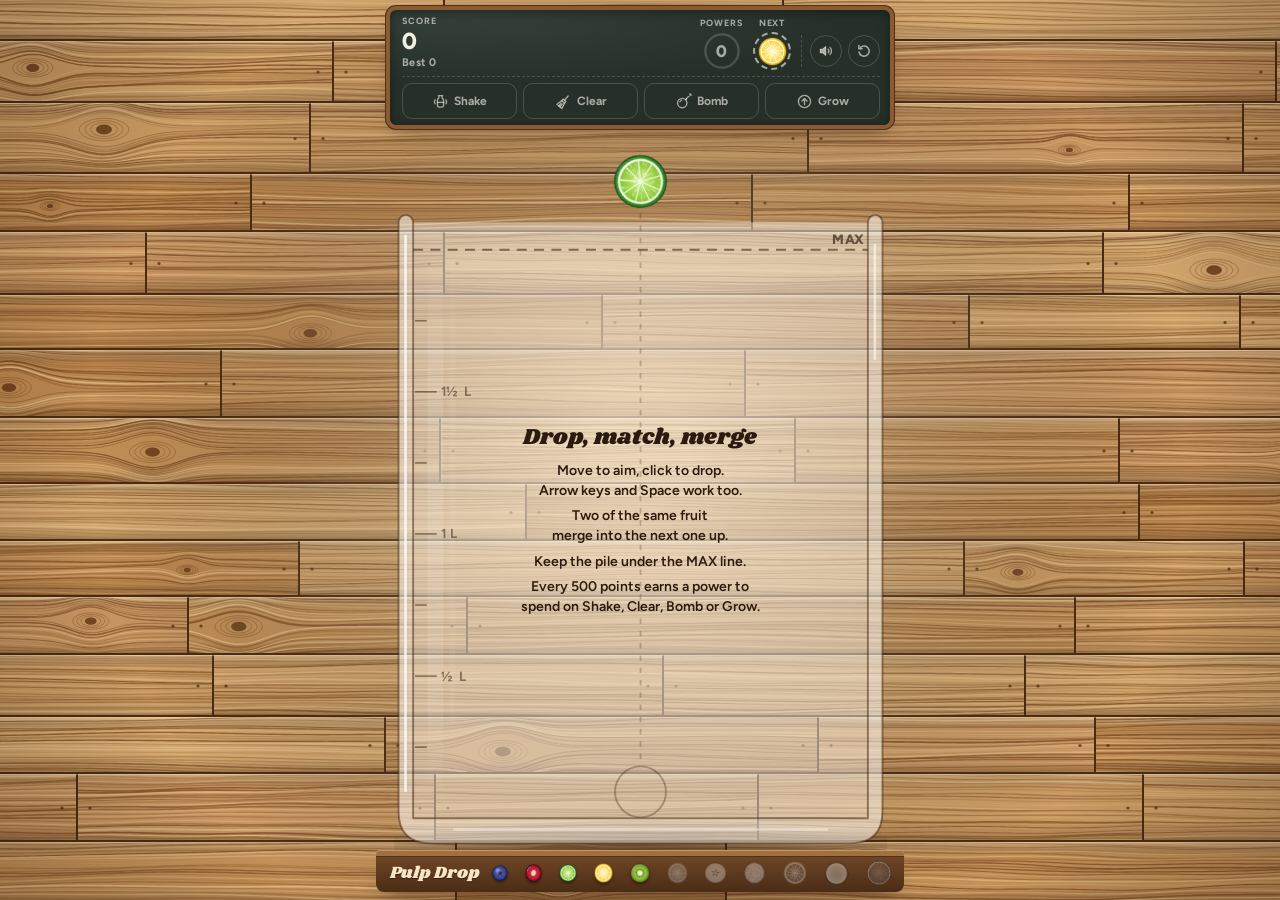
<file: docs/index.html>
<!doctype html>
<html lang="en">
<head>
<meta charset="utf-8">
<meta name="viewport" content="width=device-width, initial-scale=1, viewport-fit=cover">
<meta name="theme-color" content="#4a2c15">
<meta name="mobile-web-app-capable" content="yes">
<meta name="apple-mobile-web-app-capable" content="yes">
<title>Pulp Drop</title>
<link rel="manifest" href="manifest.webmanifest">
<link rel="icon" type="image/png" sizes="32x32" href="icons/favicon-32.png">
<link rel="apple-touch-icon" href="icons/apple-touch-icon.png">
<link rel="preconnect" href="https://fonts.googleapis.com">
<link rel="preconnect" href="https://fonts.gstatic.com" crossorigin>
<link rel="stylesheet" href="https://fonts.googleapis.com/css2?family=Figtree:wght@500;600;700;800&family=Shrikhand&display=swap">
<style>
/* Layout: one screen, built to give the jug as much room as possible. A framed chalkboard
   scoreboard hangs above, the glass jug stands on a timber shelf that carries the name and
   the fruit lineup, all against a wall of old boards. */
:root {
  --bg: #c39158;
  --ink: #2b1a0d;
  --danger: #c8201c;
  --glass: rgba(255, 249, 238, 0.45);
  --glass-wall: rgba(255, 251, 244, 0.55);
  --glass-line: rgba(60, 32, 12, 0.5);
  --glass-shine: rgba(255, 255, 255, 0.95);
  --floor-shadow: rgba(50, 25, 8, 0.5);

  --wood-tones: #c99a62 #c18f57 #d0a46c #bb874f #c69460;
  --wood-hi: rgba(255, 236, 205, 0.35);
  --wood-lo: rgba(70, 38, 12, 0.28);
  --wood-grain: #7a4a22;
  --wood-grain-hi: #e6bf8a;
  --wood-seam: #4a2c14;
  --wood-seam-hi: rgba(255, 230, 190, 0.35);
  --wood-knot: #6b3f1c;
  --wood-light: rgba(255, 240, 210, 0.38);
  --wood-vignette: rgba(60, 30, 10, 0.4);

  --sign: #f8e6c6;
  --sign-shadow: rgba(20, 8, 2, 0.55);

  --slate: #263029;
  --slate-hi: #35413a;
  --chalk: #f4efe4;
  --chalk-soft: rgba(244, 239, 228, 0.64);
  --chalk-faint: rgba(244, 239, 228, 0.18);
  --frame: #8a5a31;
  --frame-dark: #4f3018;

  --shelf-top: #a0703f;
  --shelf: #6e4526;
  --shelf-dark: #4a2c15;

  --paper: #fcf6ea;
  --paper-ink: #2b1a0d;
  --paper-soft: #6b5240;
  --paper-line: #e2d2b6;
  --tomato: #c53b2a;
  --tomato-ink: #fff6ea;
  --gingham: rgba(197, 59, 42, 0.42);
  --marigold: #ffc43d;
  --marigold-ink: #2a1a05;
  --enamel-rim: #24324d;

  --scrim: rgba(43, 26, 13, 0.42);
  --shadow: rgba(30, 15, 5, 0.5);

  --font-display: 'Shrikhand', 'Arial Black', 'Helvetica Neue', sans-serif;
  --font-ui: 'Figtree', ui-sans-serif, system-ui, -apple-system, 'Segoe UI', Roboto, sans-serif;
}

@media (prefers-color-scheme: dark) {
  :root:not([data-theme="light"]) {
    --bg: #3d281a;
    --ink: #f6e9d6;
    --danger: #ff5a4a;
    --glass: rgba(255, 236, 210, 0.08);
    --glass-wall: rgba(255, 236, 210, 0.16);
    --glass-line: rgba(255, 228, 196, 0.42);
    --glass-shine: rgba(255, 255, 255, 0.55);
    --floor-shadow: rgba(0, 0, 0, 0.6);
    --wood-tones: #4b3122 #43291c #523626 #3d2618 #483023;
    --wood-hi: rgba(255, 210, 160, 0.1);
    --wood-lo: rgba(0, 0, 0, 0.35);
    --wood-grain: #1f130b;
    --wood-grain-hi: #7a5236;
    --wood-seam: #120a05;
    --wood-seam-hi: rgba(255, 200, 150, 0.1);
    --wood-knot: #24150c;
    --wood-light: rgba(255, 190, 110, 0.14);
    --wood-vignette: rgba(0, 0, 0, 0.5);
    --sign: #f2dcb6;
    --slate: #1e2621;
    --slate-hi: #2c3730;
    --frame: #6b4423;
    --frame-dark: #2e1b0c;
    --shelf-top: #5d3c23;
    --shelf: #3c2515;
    --shelf-dark: #24150a;
    --paper: #efe5d2;
    --paper-soft: #66503e;
    --paper-line: #d5c4a5;
    --scrim: rgba(10, 5, 2, 0.58);
    --shadow: rgba(0, 0, 0, 0.6);
    color-scheme: dark;
  }
}

:root[data-theme="dark"] {
  --bg: #3d281a;
  --ink: #f6e9d6;
  --danger: #ff5a4a;
  --glass: rgba(255, 236, 210, 0.08);
  --glass-wall: rgba(255, 236, 210, 0.16);
  --glass-line: rgba(255, 228, 196, 0.42);
  --glass-shine: rgba(255, 255, 255, 0.55);
  --floor-shadow: rgba(0, 0, 0, 0.6);
  --wood-tones: #4b3122 #43291c #523626 #3d2618 #483023;
  --wood-hi: rgba(255, 210, 160, 0.1);
  --wood-lo: rgba(0, 0, 0, 0.35);
  --wood-grain: #1f130b;
  --wood-grain-hi: #7a5236;
  --wood-seam: #120a05;
  --wood-seam-hi: rgba(255, 200, 150, 0.1);
  --wood-knot: #24150c;
  --wood-light: rgba(255, 190, 110, 0.14);
  --wood-vignette: rgba(0, 0, 0, 0.5);
  --sign: #f2dcb6;
  --slate: #1e2621;
  --slate-hi: #2c3730;
  --frame: #6b4423;
  --frame-dark: #2e1b0c;
  --shelf-top: #5d3c23;
  --shelf: #3c2515;
  --shelf-dark: #24150a;
  --paper: #efe5d2;
  --paper-soft: #66503e;
  --paper-line: #d5c4a5;
  --scrim: rgba(10, 5, 2, 0.58);
  --shadow: rgba(0, 0, 0, 0.6);
  color-scheme: dark;
}

html {
  height: 100%;
  box-sizing: border-box;
  padding-top: env(safe-area-inset-top, 0px);
  padding-bottom: env(safe-area-inset-bottom, 0px);
}

*,
*::before,
*::after {
  box-sizing: inherit;
}

body {
  height: 100%;
  margin: 0;
  overflow: hidden;
  overscroll-behavior: none;
  background: var(--bg);
  color: var(--ink);
  font-family: var(--font-ui);
  font-size: 15px;
  line-height: 1.4;
  -webkit-tap-highlight-color: transparent;
  -webkit-user-select: none;
  user-select: none;
  -webkit-touch-callout: none;
  touch-action: none;
}

img {
  max-width: 100%;
}

#wood {
  position: fixed;
  inset: 0;
  width: 100%;
  height: 100%;
  display: block;
  pointer-events: none;
  z-index: 0;
}

.app {
  position: relative;
  z-index: 1;
  height: 100%;
  width: 100%;
  max-width: 540px;
  margin: 0 auto;
  padding-inline: 16px;
  padding-block: 6px 8px;
  display: flex;
  flex-direction: column;
  gap: 6px;
  touch-action: none;
}

.sr-only {
  position: absolute;
  width: 1px;
  height: 1px;
  margin: -1px;
  padding: 0;
  overflow: hidden;
  clip: rect(0, 0, 0, 0);
  white-space: nowrap;
  border: 0;
}

:focus-visible {
  outline: 3px solid var(--marigold);
  outline-offset: 2px;
}

/* ---------- chalkboard scoreboard, which also holds the sound and new game buttons and,
   along the bottom, the tray of powers */
.chalk {
  display: flex;
  flex-direction: column;
  gap: 6px;
  padding: 5px 10px 6px 12px;
  border-radius: 10px;
  border: 4px solid var(--frame);
  background: radial-gradient(120% 100% at 15% 0%, var(--slate-hi), transparent 65%), var(--slate);
  box-shadow: 0 0 0 1px var(--frame-dark), inset 0 2px 12px rgba(0, 0, 0, 0.4), 0 10px 18px -10px var(--shadow);
  color: var(--chalk);
}

.chalk-row {
  display: flex;
  align-items: flex-end;
  gap: 10px;
}

.stat {
  display: flex;
  flex-direction: column;
  gap: 2px;
  min-width: 0;
}

.label {
  font-size: 0.5625rem;
  font-weight: 700;
  letter-spacing: 0.11em;
  text-transform: uppercase;
  color: var(--chalk-soft);
}

.value {
  display: inline-block;
  font-weight: 800;
  font-size: 1.45rem;
  line-height: 1;
  letter-spacing: -0.01em;
  font-variant-numeric: tabular-nums;
  color: var(--chalk);
  transform-origin: 0 70%;
}

.best {
  font-size: 0.6875rem;
  font-weight: 700;
  letter-spacing: 0.03em;
  color: var(--chalk-soft);
  font-variant-numeric: tabular-nums;
}

.stat-powers {
  margin-left: auto;
  align-items: center;
  gap: 3px;
}

.stat-next {
  align-items: center;
  gap: 3px;
}

.value.bump {
  animation: bump 0.28s ease-out;
}

@keyframes bump {
  35% { transform: scale(1.12); color: var(--marigold); }
}

/* The powers meter: how many powers are banked, ringed by progress to the next one */
.meter {
  position: relative;
  width: 38px;
  height: 38px;
  border-radius: 50%;
  display: grid;
  place-items: center;
  color: var(--chalk-soft);
  transition: background-color 0.2s, color 0.2s;
}

.meter-ring {
  position: absolute;
  inset: 0;
  width: 100%;
  height: 100%;
  transform: rotate(-90deg);
}

.meter-ring circle {
  fill: none;
  stroke-width: 3;
}

.meter-ring .track {
  stroke: var(--chalk-faint);
}

.meter-ring .fill {
  stroke: var(--marigold);
  stroke-linecap: round;
  stroke-dasharray: 131.95;
  stroke-dashoffset: 131.95;
  transition: stroke-dashoffset 0.45s ease;
}

.meter-count {
  position: relative;
  font: 800 1.05rem/1 var(--font-ui);
  font-variant-numeric: tabular-nums;
}

.meter.ready {
  background: var(--marigold);
  color: var(--marigold-ink);
}

.meter.ready .track {
  stroke: transparent;
}

.meter.ready .fill {
  stroke: var(--marigold-ink);
  opacity: 0.35;
}

.meter.pop {
  animation: pop 0.55s cubic-bezier(0.3, 1.6, 0.5, 1);
}

@keyframes pop {
  40% { transform: scale(1.22); }
}

@keyframes rattle {
  25% { transform: rotate(-9deg); }
  75% { transform: rotate(9deg); }
}

.next-badge {
  width: 38px;
  height: 38px;
  border-radius: 50%;
  border: 2px dashed var(--chalk-soft);
  display: grid;
  place-items: center;
}

.next-badge img {
  width: 29px;
  height: 29px;
  display: block;
}

.chalk-tools {
  display: flex;
  gap: 6px;
  padding-left: 8px;
  margin-bottom: 3px;
  border-left: 1.5px dashed var(--chalk-faint);
}

.chalk-btn {
  width: 32px;
  height: 32px;
  padding: 0;
  display: grid;
  place-items: center;
  border-radius: 50%;
  border: 1.5px solid var(--chalk-faint);
  background: transparent;
  color: var(--chalk-soft);
  cursor: pointer;
}

.chalk-btn:hover {
  color: var(--chalk);
  border-color: var(--chalk-soft);
}

.chalk-btn .i-off,
.chalk-btn.is-muted .i-on {
  display: none;
}

.chalk-btn.is-muted .i-off {
  display: block;
}

/* The tray: four power buttons, which give way to a prompt while you pick a fruit.
   Both states share one height so the jug never jumps. */
.tray {
  padding-top: 6px;
  border-top: 1.5px dashed var(--chalk-faint);
}

.powers,
.prompt {
  height: 36px;
  display: flex;
  align-items: center;
  gap: 6px;
}

.power {
  flex: 1 1 0;
  min-width: 0;
  height: 100%;
  padding: 0 6px;
  display: flex;
  align-items: center;
  justify-content: center;
  gap: 5px;
  border-radius: 10px;
  border: 1.5px solid var(--chalk-faint);
  background: transparent;
  color: var(--chalk-soft);
  font: 700 0.75rem/1 var(--font-ui);
  cursor: pointer;
  transition: background-color 0.2s, color 0.2s, border-color 0.2s;
}

.power svg {
  flex: none;
  width: 17px;
  height: 17px;
}

.power.ready {
  border-color: var(--chalk-soft);
  color: var(--chalk);
}

.power.ready svg {
  color: var(--marigold);
}

.power.ready:hover {
  border-color: var(--chalk);
}

.power.active {
  background: var(--marigold);
  border-color: var(--marigold);
  color: var(--marigold-ink);
}

.power.active svg {
  color: currentColor;
  animation: rattle 0.18s linear infinite;
}

.prompt-text {
  flex: 1 1 auto;
  min-width: 0;
  margin: 0;
  font-size: 0.8125rem;
  font-weight: 700;
  color: var(--chalk);
  white-space: nowrap;
  overflow: hidden;
  text-overflow: ellipsis;
}

.pick {
  flex: none;
  height: 100%;
  padding: 0 11px 0 5px;
  display: flex;
  align-items: center;
  gap: 4px;
  border-radius: 18px;
  border: 1.5px solid var(--chalk-soft);
  background: transparent;
  color: var(--chalk);
  font: 800 0.875rem/1 var(--font-ui);
  font-variant-numeric: tabular-nums;
  cursor: pointer;
}

.pick img {
  width: 26px;
  height: 26px;
  display: block;
}

.pick:hover {
  border-color: var(--marigold);
}

.pick:disabled {
  opacity: 0.4;
  cursor: default;
}

.cancel {
  flex: none;
  height: 100%;
  padding: 0 12px;
  border-radius: 10px;
  border: 1.5px solid var(--chalk-faint);
  background: transparent;
  color: var(--chalk-soft);
  font: 700 0.75rem/1 var(--font-ui);
  cursor: pointer;
}

.cancel:hover {
  color: var(--chalk);
  border-color: var(--chalk-soft);
}

/* ---------- the jug: runs nearly edge to edge and stands on the shelf */
.stage {
  position: relative;
  z-index: 2;
  flex: 1 1 auto;
  min-height: 0;
  margin-inline: -10px;
  margin-bottom: -6px;
  touch-action: none;
  border-radius: 14px;
}

#board {
  position: absolute;
  left: 0;
  right: 0;
  bottom: 0;
  margin: 0 auto;
  display: block;
  touch-action: none;
  will-change: transform;
}

.hint {
  position: absolute;
  left: 50%;
  top: calc(var(--jug-top, 0px) + var(--u, 3px) * 84.5);
  transform: translate(-50%, -50%);
  width: min(calc(var(--jug-w, 320px) * 0.72), 270px);
  display: flex;
  flex-direction: column;
  gap: 6px;
  text-align: center;
  font-size: 0.875rem;
  font-weight: 600;
  color: var(--ink);
  pointer-events: none;
}

.hint p {
  margin: 0;
  text-wrap: balance;
}

.hint .hint-title {
  margin-bottom: 4px;
  font-family: var(--font-display);
  font-weight: 400;
  font-size: 1.4rem;
  line-height: 1.15;
}

.banner {
  position: absolute;
  left: 50%;
  top: calc(var(--jug-top, 0px) + 2px);
  transform: translateX(-50%);
  z-index: 2;
  width: max-content;
  max-width: calc(100% - 32px);
  display: flex;
  flex-direction: column;
  align-items: center;
  gap: 2px;
  padding: 7px 16px 10px;
  border-radius: 12px;
  border: 4px solid var(--frame);
  background: var(--slate);
  color: var(--chalk);
  box-shadow: 0 0 0 1px var(--frame-dark), 0 12px 20px -10px var(--shadow);
  text-align: center;
  pointer-events: none;
}

.banner p {
  margin: 0;
}

.banner-title {
  font-family: var(--font-display);
  font-size: 1.25rem;
  line-height: 1.1;
  color: var(--marigold);
}

.banner-sub {
  font-size: 0.8125rem;
  font-weight: 700;
}

.banner-bar {
  width: 100%;
  min-width: 160px;
  height: 5px;
  margin-top: 6px;
  border-radius: 3px;
  background: var(--chalk-faint);
  overflow: hidden;
}

.banner-bar span {
  display: block;
  height: 100%;
  background: var(--marigold);
  transform-origin: left center;
}

.toast {
  position: absolute;
  left: 50%;
  top: calc(var(--jug-top, 0px) + var(--u, 3px) * 33);
  transform: translateX(-50%);
  z-index: 2;
  margin: 0;
  width: max-content;
  max-width: calc(100% - 32px);
  padding: 8px 14px;
  border-radius: 999px;
  border: 2px solid var(--marigold);
  background: var(--slate);
  color: var(--chalk);
  font-weight: 700;
  font-size: 0.875rem;
  text-align: center;
  box-shadow: 0 10px 18px -10px var(--shadow);
  pointer-events: none;
}

.toast.show {
  animation: toast 2s ease forwards;
}

@keyframes toast {
  0% { opacity: 0; transform: translate(-50%, 8px); }
  12%, 80% { opacity: 1; transform: translate(-50%, 0); }
  100% { opacity: 0; transform: translate(-50%, -6px); }
}

/* ---------- paper cards with a gingham edge */
.overlay {
  position: absolute;
  inset: 0;
  z-index: 3;
  display: grid;
  place-items: center;
  padding: 16px;
  background: var(--scrim);
  -webkit-backdrop-filter: blur(3px);
  backdrop-filter: blur(3px);
  animation: fade 0.25s ease-out;
}

@keyframes fade {
  from { opacity: 0; }
}

.card {
  position: relative;
  overflow: hidden;
  width: min(100%, 320px);
  display: flex;
  flex-direction: column;
  align-items: flex-start;
  gap: 6px;
  padding: 32px 22px 20px;
  border-radius: 16px;
  background: var(--paper);
  color: var(--paper-ink);
  box-shadow: 0 24px 48px -18px var(--shadow);
  -webkit-user-select: text;
  user-select: text;
}

.card::before {
  content: "";
  position: absolute;
  left: 0;
  right: 0;
  top: 0;
  height: 14px;
  background-color: var(--paper);
  background-image:
    linear-gradient(90deg, var(--gingham) 50%, transparent 50%),
    linear-gradient(var(--gingham) 50%, transparent 50%);
  background-size: 14px 14px;
}

.card p {
  margin: 0;
}

.card :focus-visible {
  outline-color: var(--enamel-rim);
}

.card-title {
  margin: 0 0 4px;
  font-family: var(--font-display);
  font-weight: 400;
  font-size: 2.1rem;
  line-height: 1.05;
  color: var(--tomato);
  text-wrap: balance;
}

.card-title.small {
  font-size: 1.65rem;
}

.card-label {
  font-size: 0.6875rem;
  font-weight: 700;
  letter-spacing: 0.12em;
  text-transform: uppercase;
  color: var(--paper-soft);
}

.card-score {
  font-weight: 800;
  font-size: 3.1rem;
  line-height: 1;
  font-variant-numeric: tabular-nums;
}

.card-best {
  font-weight: 600;
  color: var(--paper-soft);
  font-variant-numeric: tabular-nums;
}

.card-new {
  font-weight: 800;
  color: var(--tomato);
}

.card-fruit {
  width: 100%;
  display: flex;
  align-items: center;
  gap: 10px;
  margin: 10px 0 12px;
  padding-top: 12px;
  border-top: 2px dashed var(--paper-line);
  font-weight: 600;
}

.card-fruit img {
  width: 36px;
  height: 36px;
  flex: none;
}

.card-text {
  margin-bottom: 14px !important;
  max-width: 34ch;
  color: var(--paper-soft);
  font-weight: 500;
}

.card-actions {
  width: 100%;
  display: flex;
  flex-wrap: wrap;
  gap: 10px;
}

.btn {
  flex: 1 1 auto;
  min-height: 46px;
  padding: 0 18px;
  border-radius: 12px;
  border: 2px solid var(--paper-line);
  background: transparent;
  color: var(--paper-ink);
  font: 700 1rem/1 var(--font-ui);
  cursor: pointer;
}

.btn.primary {
  background: var(--tomato);
  border-color: var(--tomato);
  color: var(--tomato-ink);
  box-shadow: 0 3px 0 var(--frame-dark);
}

.btn.primary:active {
  transform: translateY(2px);
  box-shadow: 0 1px 0 var(--frame-dark);
}

#again {
  width: 100%;
}

/* ---------- timber shelf: the name painted on the left, the fruit lineup to the right */
.shelf {
  --base: clamp(16px, 5.6vw, 26px);
  position: relative;
  z-index: 1;
  margin-inline: -10px;
  display: flex;
  align-items: center;
  gap: 12px;
  padding: 10px 12px 6px 14px;
  border-radius: 4px 4px 8px 8px;
  background: linear-gradient(180deg, var(--shelf-top) 0 6px, var(--frame-dark) 6px 7px, var(--shelf) 7px, var(--shelf-dark));
  box-shadow: 0 14px 20px -12px var(--shadow), inset 0 1px 0 var(--wood-seam-hi);
}

.wordmark {
  flex: none;
  font-family: var(--font-display);
  font-weight: 400;
  font-size: 1.05rem;
  line-height: 1;
  color: var(--sign);
  text-shadow: 0 1px 0 var(--sign-shadow);
  white-space: nowrap;
}

.ladder {
  flex: 1 1 auto;
  min-width: 0;
  display: flex;
  align-items: center;
  justify-content: space-between;
  gap: 2px;
}

.ladder img {
  width: calc(var(--base) * var(--k, 1));
  height: auto;
  aspect-ratio: 1;
  min-width: 0;
  max-width: 100%;
  flex: 0 1 auto;
  filter: drop-shadow(0 2px 1px rgba(0, 0, 0, 0.35));
  transition: opacity 0.35s, filter 0.35s, transform 0.35s;
}

.ladder img.locked {
  opacity: 0.35;
  filter: grayscale(0.9);
}

.ladder img.top {
  transform: scale(1.14);
}

@media (max-height: 560px) {
  .app { gap: 4px; padding-block: 4px 5px; }
  .chalk { gap: 4px; padding: 3px 8px 4px 10px; }
  .value { font-size: 1.2rem; }
  .meter, .next-badge { width: 32px; height: 32px; }
  .meter-count { font-size: 0.9375rem; }
  .next-badge img { width: 24px; height: 24px; }
  .chalk-btn { width: 28px; height: 28px; }
  .tray { padding-top: 4px; }
  .powers, .prompt { height: 30px; }
  .pick img { width: 22px; height: 22px; }
  .shelf { --base: clamp(14px, 4.8vw, 22px); padding-top: 9px; }
}

@media (max-width: 350px) {
  .power { gap: 3px; padding: 0 3px; font-size: 0.6875rem; }
  .power svg { width: 14px; height: 14px; }
}

@media (prefers-reduced-motion: reduce) {
  .value.bump,
  .overlay,
  .meter.pop,
  .power.active svg,
  .toast.show {
    animation: none;
  }
  .ladder img,
  .meter-ring .fill {
    transition: none;
  }
}

[hidden] {
  display: none !important;
}
</style>
</head>
<body>
<canvas id="wood" aria-hidden="true"></canvas>

<main class="app">
  <h1 class="sr-only">Pulp Drop</h1>

  <section class="chalk" aria-label="Scoreboard">
    <div class="chalk-row">
      <div class="stat stat-score">
        <span class="label">Score</span>
        <span class="value" id="score">0</span>
        <span class="best">Best <span id="best">0</span></span>
      </div>
      <div class="stat stat-powers">
        <span class="label">Powers</span>
        <span class="meter" id="meter" role="img" aria-label="No powers yet. Next one at 500 points">
          <svg class="meter-ring" viewBox="0 0 48 48" aria-hidden="true">
            <circle class="track" cx="24" cy="24" r="21"/>
            <circle class="fill" id="meter-ring" cx="24" cy="24" r="21"/>
          </svg>
          <span class="meter-count" id="meter-count" aria-hidden="true">0</span>
        </span>
      </div>
      <div class="stat stat-next">
        <span class="label">Next</span>
        <span class="next-badge"><img id="next-img" alt="" width="40" height="40"></span>
      </div>
      <div class="chalk-tools">
        <button class="chalk-btn" id="sound" type="button" aria-label="Turn sound off" aria-pressed="false" title="Sound on">
          <svg class="i-on" viewBox="0 0 24 24" width="16" height="16" fill="none" stroke="currentColor" stroke-width="2" stroke-linecap="round" stroke-linejoin="round" aria-hidden="true">
            <path d="M3.5 9.5h3.4l4.6-4v13l-4.6-4H3.5z" fill="currentColor" stroke-width="1.6"/>
            <path d="M15.2 9.3a3.9 3.9 0 0 1 0 5.4"/>
            <path d="M18 6.6a7.6 7.6 0 0 1 0 10.8"/>
          </svg>
          <svg class="i-off" viewBox="0 0 24 24" width="16" height="16" fill="none" stroke="currentColor" stroke-width="2" stroke-linecap="round" stroke-linejoin="round" aria-hidden="true">
            <path d="M3.5 9.5h3.4l4.6-4v13l-4.6-4H3.5z" fill="currentColor" stroke-width="1.6"/>
            <path d="M15.5 9.5l5 5M20.5 9.5l-5 5"/>
          </svg>
        </button>
        <button class="chalk-btn" id="restart" type="button" aria-label="New game" title="New game">
          <svg viewBox="0 0 24 24" width="16" height="16" fill="none" stroke="currentColor" stroke-width="2.3" stroke-linecap="round" stroke-linejoin="round" aria-hidden="true">
            <path d="M4.6 13.5A7.6 7.6 0 1 0 6.9 6.6"/>
            <path d="M4.2 3.8v4.9h4.9"/>
          </svg>
        </button>
      </div>
    </div>

    <div class="tray">
      <div class="powers" id="powers">
        <button class="power" type="button" data-power="shake" title="Shake the jug" aria-disabled="true">
          <svg viewBox="0 0 24 24" width="17" height="17" fill="none" stroke="currentColor" stroke-width="1.9" stroke-linecap="round" stroke-linejoin="round" aria-hidden="true">
            <path d="M9 3.8h6M9.8 3.8v2.6c0 .5-.3.9-.8 1.3-.8.7-1.3 1.6-1.3 2.7v7.4c0 1.2 1 2.2 2.2 2.2h4.2c1.2 0 2.2-1 2.2-2.2v-7.4c0-1.1-.5-2-1.3-2.7-.5-.4-.8-.8-.8-1.3V3.8"/>
            <path d="M7.7 13.2h8.6"/>
            <path d="M4.3 9.6c-1.1 1.6-1.1 3.9 0 5.5M19.7 9.6c1.1 1.6 1.1 3.9 0 5.5"/>
          </svg>
          <span>Shake</span>
        </button>
        <button class="power" type="button" data-power="clear" title="Clear every blueberry or every cherry" aria-disabled="true">
          <svg viewBox="0 0 24 24" width="17" height="17" fill="none" stroke="currentColor" stroke-width="1.9" stroke-linecap="round" stroke-linejoin="round" aria-hidden="true">
            <g transform="rotate(40 12 12)">
              <path d="M12 1.8v8"/>
              <path d="M9.4 9.8h5.2v3H9.4z"/>
              <path d="M9.4 12.8 7.4 21h9.2l-2-8.2"/>
              <path d="M11 16v5M13 16v5"/>
            </g>
          </svg>
          <span>Clear</span>
        </button>
        <button class="power" type="button" data-power="bomb" title="Bomb one fruit" aria-disabled="true">
          <svg viewBox="0 0 24 24" width="17" height="17" fill="none" stroke="currentColor" stroke-width="1.9" stroke-linecap="round" stroke-linejoin="round" aria-hidden="true">
            <circle cx="10.2" cy="14.2" r="6.6"/>
            <path d="M14.9 9.5l1.6-1.6"/>
            <path d="M16.5 7.9c.5-1.7 1.6-2.8 3.3-3.2"/>
            <path d="M21 1.2v1.3M22.9 3.1h-1.3M22.4 1.7l-.8.8"/>
            <path d="M6.9 12.3a3.6 3.6 0 0 1 2.4-2"/>
          </svg>
          <span>Bomb</span>
        </button>
        <button class="power" type="button" data-power="grow" title="Grow one fruit to the next size" aria-disabled="true">
          <svg viewBox="0 0 24 24" width="17" height="17" fill="none" stroke="currentColor" stroke-width="1.9" stroke-linecap="round" stroke-linejoin="round" aria-hidden="true">
            <circle cx="12" cy="12" r="8.6"/>
            <path d="M12 16.4V7.9M8.5 11.3 12 7.8l3.5 3.5"/>
          </svg>
          <span>Grow</span>
        </button>
      </div>

      <div class="prompt" id="prompt" hidden>
        <p class="prompt-text" id="prompt-text" aria-live="polite"></p>
        <button class="pick" id="pick-0" type="button" hidden><img alt="" width="26" height="26"><span>0</span></button>
        <button class="pick" id="pick-1" type="button" hidden><img alt="" width="26" height="26"><span>0</span></button>
        <button class="cancel" id="cancel" type="button">Cancel</button>
      </div>
    </div>
  </section>

  <div class="stage" id="stage" tabindex="0" aria-label="Jug. Aim with the pointer or the arrow keys, then tap, click or press Space to drop.">
    <canvas id="board" aria-hidden="true"></canvas>

    <div class="hint" id="hint">
      <p class="hint-title">Drop, match, merge</p>
      <p id="hint-aim">Drag to aim, let go to drop.</p>
      <p>Two of the same fruit merge into the next one up.</p>
      <p>Keep the pile under the MAX line.</p>
      <p>Every 500 points earns a power to spend on Shake, Clear, Bomb or Grow.</p>
    </div>

    <div class="banner" id="banner" hidden>
      <p class="banner-title">Shake it!</p>
      <p class="banner-sub">Press anywhere and drag to move the jug</p>
      <span class="banner-bar"><span id="banner-fill"></span></span>
    </div>

    <p class="toast" id="toast" role="status" hidden></p>

    <div class="overlay" id="over" hidden>
      <div class="card" role="dialog" aria-modal="true" aria-labelledby="over-title">
        <h2 class="card-title" id="over-title">Overflow!</h2>
        <span class="card-label">Final score</span>
        <p class="card-score" id="over-score">0</p>
        <p class="card-best" id="over-best">Best <span id="over-best-value">0</span></p>
        <p class="card-new" id="over-new" hidden>New best score</p>
        <div class="card-fruit">
          <img id="over-fruit-img" alt="" width="36" height="36">
          <span>Biggest fruit: <strong id="over-fruit">Kiwi</strong></span>
        </div>
        <button class="btn primary" id="again" type="button">Play again</button>
      </div>
    </div>

    <div class="overlay" id="confirm" hidden>
      <div class="card" role="dialog" aria-modal="true" aria-labelledby="confirm-title">
        <h2 class="card-title small" id="confirm-title">Start over?</h2>
        <p class="card-text">This empties the jug and resets your score to 0. Your best score stays.</p>
        <div class="card-actions">
          <button class="btn" id="keep" type="button">Keep playing</button>
          <button class="btn primary" id="restart-yes" type="button">Start over</button>
        </div>
      </div>
    </div>
  </div>

  <footer class="shelf">
    <span class="wordmark" aria-hidden="true">Pulp Drop</span>
    <nav class="ladder" id="ladder" aria-label="Fruit sizes from smallest to largest"></nav>
  </footer>
</main>

<script>
// Pulp Drop physics: rigid circles in a box, solved with substepped soft contacts
// (warm-started sequential impulses, a relax pass and a restitution pass).
const PulpEngine = (() => {
  'use strict';

  const W = 100; // jug interior width, world units
  const H = 125; // floor at y = H, the MAX line sits at y = 0, y grows downward

  const TIERS = [
    { name: 'Blueberry', r: 3.2 },
    { name: 'Cherry', r: 4.4 },
    { name: 'Lime', r: 5.8 },
    { name: 'Lemon', r: 7.0 },
    { name: 'Kiwi', r: 8.4 },
    { name: 'Orange', r: 10.0 },
    { name: 'Apple', r: 11.6 },
    { name: 'Dragon fruit', r: 13.6 },
    { name: 'Grapefruit', r: 16.0 },
    { name: 'Coconut', r: 19.0 },
    { name: 'Watermelon', r: 23.0 },
  ];
  // Merging two fruits of tier i scores the (i+1)th triangular number: 1, 3, 6 ... 66.
  TIERS.forEach((t, i) => { t.points = ((i + 1) * (i + 2)) / 2; });

  const CFG = {
    step: 1 / 120,
    substeps: 4,
    gravity: 720,
    friction: 0.4,
    wallFriction: 0.3,
    restitution: 0.12,
    restitutionThreshold: 45,
    rolling: 0.04,
    linearDamping: 0.08,
    angularDamping: 0.8,
    contactHertz: 60,
    contactDamping: 10,
    maxPush: 140,
    slop: 0.05,
    speculative: 0.4,
    mergeTolerance: 0.3,
    growTime: 0.12,
    maxSpeed: 1600,
    // Mass grows slower than area so big fruit still shove small ones without crushing them
    massExponent: 1.5,
  };

  const TAU = Math.PI * 2;
  const STATIC = { id: 0, invM: 0, invI: 0, vx: 0, vy: 0, w: 0, x: 0, y: 0, r: 0 };

  function makeSoft(hertz, zeta, h) {
    if (hertz === 0) return { biasRate: 0, massScale: 1, impulseScale: 0 };
    const omega = TAU * hertz;
    const a1 = 2 * zeta + h * omega;
    const a2 = h * omega * a1;
    const a3 = 1 / (1 + a2);
    return { biasRate: omega / a1, massScale: a2 * a3, impulseScale: a3 };
  }

  function createWorld() {
    return {
      bodies: [],
      order: [],
      pool: [],
      count: 0,
      cacheA: new Map(),
      cacheB: new Map(),
      cands: [],
      nextId: 1,
      time: 0,
      ax: 0, // extra acceleration on every body, used to shake the jug
      ay: 0,
      noMerge: false,
      softH: 0,
      soft: null,
      softStatic: null,
    };
  }

  const massOf = (rt) => Math.pow(rt, CFG.massExponent) * 0.01;

  function addBody(world, tier, x, y, opts) {
    const o = opts || {};
    const rt = TIERS[tier].r;
    const r = o.r != null ? Math.min(Math.max(o.r, 0.5), rt) : rt;
    const m = massOf(rt);
    const I = 0.5 * m * rt * rt;
    const a = o.a || 0;
    const b = {
      id: world.nextId++,
      tier,
      x, y,
      vx: o.vx || 0,
      vy: o.vy || 0,
      a,
      w: o.w || 0,
      r,
      rt,
      grow: r < rt ? (rt - r) / CFG.growTime : 0,
      invM: 1 / m,
      invI: 1 / I,
      age: o.age || 0,
      landed: !!o.landed,
      danger: o.danger || 0,
      px: x, py: y, pa: a,
      dead: false,
      sp: 0,
    };
    world.bodies.push(b);
    world.order.push(b);
    return b;
  }

  function removeDead(world) {
    world.bodies = world.bodies.filter((b) => !b.dead);
    world.order = world.order.filter((b) => !b.dead);
  }

  // Takes bodies out of the jug (the bomb and clear powers).
  function removeBodies(world, list) {
    for (const b of list) b.dead = true;
    removeDead(world);
  }

  // Turns a body into the next tier where it sits. It swells to the new size the way a merge
  // does, and touching a neighbour of its new tier merges as usual.
  function growBody(b) {
    if (b.tier >= TIERS.length - 1) return false;
    const tier = b.tier + 1;
    const rt = TIERS[tier].r;
    const m = massOf(rt);
    b.tier = tier;
    b.rt = rt;
    b.invM = 1 / m;
    b.invI = 1 / (0.5 * m * rt * rt);
    b.grow = (rt - b.r) / CFG.growTime;
    return true;
  }

  function contactAt(world, i) {
    let c = world.pool[i];
    if (!c) {
      c = {
        a: STATIC, b: STATIC, plane: false, nx: 0, ny: 0, d: 0, rA: 0, rB: 0, key: 0,
        normalMass: 0, tangentMass: 0, rollMass: 0, nImp: 0, tImp: 0, rImp: 0,
        maxNImp: 0, relVel: 0, friction: 0, roll: 0, soft: null,
      };
      world.pool[i] = c;
    }
    return c;
  }

  function warm(world, c) {
    const w = world.cacheA.get(c.key);
    if (w) { c.nImp = w[0]; c.tImp = w[1]; c.rImp = w[2]; }
    else { c.nImp = 0; c.tImp = 0; c.rImp = 0; }
    c.maxNImp = 0;
  }

  function addPlane(world, n, b, nx, ny, d, idx) {
    const c = contactAt(world, n);
    c.a = STATIC; c.b = b; c.plane = true;
    c.nx = nx; c.ny = ny; c.d = d;
    c.rA = 0; c.rB = b.r;
    c.key = -(b.id * 4 + idx + 1);
    c.friction = CFG.wallFriction;
    c.roll = CFG.rolling * b.r;
    c.soft = world.softStatic;
    warm(world, c);
    return n + 1;
  }

  function collide(world, h) {
    const list = world.order;
    const len = list.length;
    // Insertion sort by left edge; order barely changes between substeps so this is near linear.
    for (let i = 1; i < len; i++) {
      const b = list[i];
      const key = b.x - b.r;
      let j = i - 1;
      while (j >= 0 && list[j].x - list[j].r > key) { list[j + 1] = list[j]; j--; }
      list[j + 1] = b;
    }
    const spec = CFG.speculative;
    let maxSp = 0;
    for (let i = 0; i < len; i++) {
      const b = list[i];
      b.sp = Math.abs(b.vx) + Math.abs(b.vy);
      if (b.sp > maxSp) maxSp = b.sp;
    }
    const maxMargin = spec + 2 * maxSp * h;
    let n = 0;
    for (let i = 0; i < len; i++) {
      const a = list[i];
      const ma = spec + a.sp * h;
      if (a.x - a.r < ma) n = addPlane(world, n, a, 1, 0, 0, 0);
      if (W - a.x - a.r < ma) n = addPlane(world, n, a, -1, 0, -W, 1);
      if (H - a.y - a.r < ma) n = addPlane(world, n, a, 0, -1, -H, 2);
      const reach = a.x + a.r + maxMargin;
      for (let j = i + 1; j < len; j++) {
        const b = list[j];
        if (b.x - b.r > reach) break;
        const dx = b.x - a.x;
        const dy = b.y - a.y;
        const lim = a.r + b.r + spec + (a.sp + b.sp) * h;
        const d2 = dx * dx + dy * dy;
        if (d2 > lim * lim) continue;
        const flip = a.id > b.id;
        const A = flip ? b : a;
        const B = flip ? a : b;
        const d = Math.sqrt(d2);
        let nx = 0;
        let ny = -1;
        if (d > 1e-9) { nx = (flip ? -dx : dx) / d; ny = (flip ? -dy : dy) / d; }
        const c = contactAt(world, n++);
        c.a = A; c.b = B; c.plane = false;
        c.nx = nx; c.ny = ny; c.d = 0;
        c.rA = A.r; c.rB = B.r;
        c.key = A.id * 1048576 + B.id;
        c.friction = CFG.friction;
        c.roll = CFG.rolling * (2 * A.r * B.r) / (A.r + B.r);
        c.soft = world.soft;
        warm(world, c);
      }
    }
    world.count = n;
  }

  function prepare(world) {
    const pool = world.pool;
    for (let i = 0; i < world.count; i++) {
      const c = pool[i];
      const A = c.a;
      const B = c.b;
      const mA = A.invM + B.invM;
      c.normalMass = 1 / mA;
      c.tangentMass = 1 / (mA + A.invI * c.rA * c.rA + B.invI * c.rB * c.rB);
      c.rollMass = 1 / (A.invI + B.invI);
      c.relVel = (B.vx - A.vx) * c.nx + (B.vy - A.vy) * c.ny;
    }
  }

  function integrateVelocities(world, h) {
    const gx = world.ax * h;
    const gy = (CFG.gravity + world.ay) * h;
    const ld = 1 / (1 + h * CFG.linearDamping);
    const ad = 1 / (1 + h * CFG.angularDamping);
    const bodies = world.bodies;
    for (let i = 0; i < bodies.length; i++) {
      const b = bodies[i];
      b.vx += gx;
      b.vy += gy;
      b.vx *= ld; b.vy *= ld; b.w *= ad;
    }
  }

  function integratePositions(world, h) {
    const max = CFG.maxSpeed;
    const bodies = world.bodies;
    for (let i = 0; i < bodies.length; i++) {
      const b = bodies[i];
      const s2 = b.vx * b.vx + b.vy * b.vy;
      if (s2 > max * max) { const k = max / Math.sqrt(s2); b.vx *= k; b.vy *= k; }
      b.x += b.vx * h;
      b.y += b.vy * h;
      b.a += b.w * h;
    }
  }

  // Applies a combined normal + tangent + rolling impulse to both bodies of a contact.
  function apply(c, jn, jt, jr) {
    const A = c.a;
    const B = c.b;
    const tx = -c.ny;
    const ty = c.nx;
    const px = jn * c.nx + jt * tx;
    const py = jn * c.ny + jt * ty;
    if (!c.plane) {
      A.vx -= A.invM * px;
      A.vy -= A.invM * py;
      A.w -= A.invI * (c.rA * jt + jr);
    }
    B.vx += B.invM * px;
    B.vy += B.invM * py;
    B.w += B.invI * (jr - c.rB * jt);
  }

  function warmStart(world) {
    for (let i = 0; i < world.count; i++) {
      const c = world.pool[i];
      if (c.nImp !== 0 || c.tImp !== 0 || c.rImp !== 0) apply(c, c.nImp, c.tImp, c.rImp);
    }
  }

  function solve(world, h, useBias) {
    const invH = 1 / h;
    const slop = CFG.slop;
    const maxPush = CFG.maxPush;
    const pool = world.pool;
    for (let i = 0; i < world.count; i++) {
      const c = pool[i];
      const A = c.a;
      const B = c.b;
      const s = c.plane
        ? B.x * c.nx + B.y * c.ny - c.d - B.r
        : (B.x - A.x) * c.nx + (B.y - A.y) * c.ny - A.r - B.r;

      let bias = 0;
      let massScale = 1;
      let impulseScale = 0;
      if (s > 0) {
        bias = s * invH; // speculative: allow closing the gap this substep, no more
      } else if (useBias) {
        const soft = c.soft;
        bias = Math.max(soft.biasRate * Math.min(0, s + slop), -maxPush);
        massScale = soft.massScale;
        impulseScale = soft.impulseScale;
      }

      // Normal (for circles the normal row has no angular part)
      const vn = (B.vx - A.vx) * c.nx + (B.vy - A.vy) * c.ny;
      let jn = -c.normalMass * massScale * (vn + bias) - impulseScale * c.nImp;
      const nn = Math.max(c.nImp + jn, 0);
      jn = nn - c.nImp;
      c.nImp = nn;
      if (jn > c.maxNImp) c.maxNImp = jn;
      if (jn !== 0) apply(c, jn, 0, 0);

      // Friction at the contact point, including spin
      const vt = (B.vx - A.vx) * -c.ny + (B.vy - A.vy) * c.nx - B.w * c.rB - A.w * c.rA;
      const maxF = c.friction * c.nImp;
      let nt = c.tImp - c.tangentMass * vt;
      if (nt > maxF) nt = maxF; else if (nt < -maxF) nt = -maxF;
      const jt = nt - c.tImp;
      c.tImp = nt;
      if (jt !== 0) apply(c, 0, jt, 0);

      // Rolling resistance so slices settle instead of spinning forever
      if (c.roll > 0) {
        const dw = B.w - A.w;
        const maxR = c.roll * c.nImp;
        let nr = c.rImp - c.rollMass * dw;
        if (nr > maxR) nr = maxR; else if (nr < -maxR) nr = -maxR;
        const jr = nr - c.rImp;
        c.rImp = nr;
        if (jr !== 0) apply(c, 0, 0, jr);
      }
    }
  }

  function restitution(world) {
    const e = CFG.restitution;
    if (e === 0) return;
    const thr = -CFG.restitutionThreshold;
    for (let i = 0; i < world.count; i++) {
      const c = world.pool[i];
      if (c.relVel > thr || c.maxNImp === 0) continue;
      const A = c.a;
      const B = c.b;
      const vn = (B.vx - A.vx) * c.nx + (B.vy - A.vy) * c.ny;
      let jn = -c.normalMass * (vn + e * c.relVel);
      const nn = Math.max(c.nImp + jn, 0);
      jn = nn - c.nImp;
      c.nImp = nn;
      if (jn !== 0) apply(c, jn, 0, 0);
    }
  }

  function store(world) {
    const next = world.cacheB;
    const prev = world.cacheA;
    next.clear();
    for (let i = 0; i < world.count; i++) {
      const c = world.pool[i];
      if (c.nImp === 0 && c.tImp === 0 && c.rImp === 0) continue;
      let arr = prev.get(c.key);
      if (!arr) arr = [0, 0, 0];
      arr[0] = c.nImp; arr[1] = c.tImp; arr[2] = c.rImp;
      next.set(c.key, arr);
    }
    world.cacheA = next;
    world.cacheB = prev;
  }

  function findMerges(world, events) {
    const cands = world.cands;
    cands.length = 0;
    for (let i = 0; i < world.count; i++) {
      const c = world.pool[i];
      if (c.nImp > 0) {
        const B = c.b;
        if (!B.landed) { B.landed = true; events.push({ type: 'land', id: B.id, tier: B.tier, speed: -c.relVel }); }
        if (!c.plane && !c.a.landed) c.a.landed = true;
      }
      if (c.plane || world.noMerge) continue;
      const A = c.a;
      const B = c.b;
      if (A.tier !== B.tier || A.dead || B.dead) continue;
      const dx = B.x - A.x;
      const dy = B.y - A.y;
      const s = Math.sqrt(dx * dx + dy * dy) - A.r - B.r;
      if (s <= CFG.mergeTolerance) cands.push(c);
    }
    if (!cands.length) return;
    cands.sort((p, q) => (q.a.y + q.b.y) - (p.a.y + p.b.y)); // lowest pairs merge first
    let removed = false;
    for (let k = 0; k < cands.length; k++) {
      const c = cands[k];
      const A = c.a;
      const B = c.b;
      if (A.dead || B.dead) continue;
      A.dead = true;
      B.dead = true;
      removed = true;
      const tier = A.tier;
      const x = (A.x + B.x) / 2;
      const y = (A.y + B.y) / 2;
      const points = TIERS[tier].points;
      if (tier === TIERS.length - 1) {
        events.push({ type: 'pop', tier, x, y, points });
        continue;
      }
      const nt = tier + 1;
      const r0 = Math.max(A.r, B.r);
      const cx = Math.min(Math.max(x, r0), W - r0);
      const nb = addBody(world, nt, cx, y, {
        r: r0,
        vx: (A.vx + B.vx) / 2,
        vy: (A.vy + B.vy) / 2,
        w: (A.w + B.w) / 2,
        a: (A.a + B.a) / 2,
        landed: true,
      });
      events.push({ type: 'merge', tier: nt, from: tier, x: cx, y, id: nb.id, points });
    }
    if (removed) removeDead(world);
  }

  function sanitize(world, events) {
    let bad = false;
    for (const b of world.bodies) {
      if (!(Number.isFinite(b.x) && Number.isFinite(b.y) && Number.isFinite(b.vx) &&
            Number.isFinite(b.vy) && Number.isFinite(b.w) && Number.isFinite(b.a))) {
        b.dead = true;
        bad = true;
        events.push({ type: 'lost', id: b.id, tier: b.tier });
        continue;
      }
      if (b.a > 200 || b.a < -200) {
        const k = Math.round(b.a / TAU) * TAU;
        b.a -= k;
        b.pa -= k;
      }
    }
    if (bad) {
      removeDead(world);
      world.cacheA.clear();
    }
  }

  function step(world, dt, events) {
    const n = CFG.substeps;
    const h = dt / n;
    if (world.softH !== h) {
      world.softH = h;
      const hz = Math.min(CFG.contactHertz, 0.25 / h);
      world.soft = makeSoft(hz, CFG.contactDamping, h);
      world.softStatic = makeSoft(2 * hz, CFG.contactDamping, h);
    }
    const bodies = world.bodies;
    for (let i = 0; i < bodies.length; i++) {
      const b = bodies[i];
      b.px = b.x; b.py = b.y; b.pa = b.a;
    }
    for (let s = 0; s < n; s++) {
      for (let i = 0; i < bodies.length; i++) {
        const b = bodies[i];
        if (b.r < b.rt) b.r = Math.min(b.rt, b.r + b.grow * h);
      }
      collide(world, h);
      prepare(world);
      integrateVelocities(world, h);
      warmStart(world);
      solve(world, h, true);
      integratePositions(world, h);
      solve(world, h, false);
      restitution(world);
      store(world);
    }
    world.time += dt;
    for (let i = 0; i < bodies.length; i++) bodies[i].age += dt;
    findMerges(world, events);
    sanitize(world, events);
  }

  // Lowest center height a falling circle of radius r at column x would come to rest on first.
  function landingY(world, x, r) {
    let y = H - r;
    const bodies = world.bodies;
    for (let i = 0; i < bodies.length; i++) {
      const b = bodies[i];
      const rr = r + b.r;
      const dx = x - b.x;
      if (dx >= rr || dx <= -rr) continue;
      const cy = b.y - Math.sqrt(rr * rr - dx * dx);
      if (cy < y) y = cy;
    }
    return y;
  }

  function serialize(world) {
    const round = (v) => Math.round(v * 1000) / 1000;
    return world.bodies.map((b) => [b.tier, round(b.x), round(b.y), round(b.vx), round(b.vy),
      round(b.a % TAU), round(b.w), round(b.r), round(b.age), b.landed ? 1 : 0]);
  }

  function restore(world, rows) {
    if (!Array.isArray(rows)) return;
    for (const row of rows) {
      if (!Array.isArray(row) || row.length < 10) continue;
      const [tier, x, y, vx, vy, a, w, r, age, landed] = row;
      if (!(tier >= 0 && tier < TIERS.length) || ![x, y, vx, vy, a, w, r, age].every(Number.isFinite)) continue;
      addBody(world, tier | 0, x, y, { vx, vy, a, w, r, age, landed: !!landed });
    }
  }

  return { W, H, TIERS, CFG, createWorld, addBody, removeBodies, growBody, step, landingY, serialize, restore };
})();
</script>
<script>
// Pulp Drop fruit art: every fruit is a cross-section slice painted procedurally on canvas.
const FruitArt = (() => {
  'use strict';
  const TAU = Math.PI * 2;

  // Juice colour per tier, used for merge splashes.
  const JUICE = ['#5a63cc', '#d21f42', '#9fd146', '#f7d63c', '#80c43c', '#ff9b2f',
    '#efdcab', '#e5348a', '#f4605f', '#efe8d6', '#ff5468'];

  function prng(seed) {
    let s = seed >>> 0;
    return () => {
      s = (s + 0x6d2b79f5) >>> 0;
      let t = s;
      t = Math.imul(t ^ (t >>> 15), t | 1);
      t ^= t + Math.imul(t ^ (t >>> 7), t | 61);
      return ((t ^ (t >>> 14)) >>> 0) / 4294967296;
    };
  }

  function disc(c, r, fill, x = 0, y = 0) {
    c.beginPath();
    c.arc(x, y, r, 0, TAU);
    c.fillStyle = fill;
    c.fill();
  }

  function ring(c, r, width, color) {
    c.beginPath();
    c.arc(0, 0, r, 0, TAU);
    c.lineWidth = width;
    c.strokeStyle = color;
    c.stroke();
  }

  function radial(c, r, stops) {
    const g = c.createRadialGradient(0, 0, 0, 0, 0, r);
    for (const [o, col] of stops) g.addColorStop(o, col);
    return g;
  }

  function line(c, x0, y0, x1, y1) {
    c.beginPath();
    c.moveTo(x0, y0);
    c.lineTo(x1, y1);
    c.stroke();
  }

  // Teardrop seed whose tip points along `ang`.
  function seed(c, x, y, len, wid, ang, fill, shine) {
    const L = len / 2;
    const w = wid / 2;
    c.save();
    c.translate(x, y);
    c.rotate(ang);
    c.beginPath();
    c.moveTo(L, 0);
    c.bezierCurveTo(L * 0.35, w * 1.1, -L, w * 1.15, -L, 0);
    c.bezierCurveTo(-L, -w * 1.15, L * 0.35, -w * 1.1, L, 0);
    c.closePath();
    c.fillStyle = fill;
    c.fill();
    if (shine) {
      c.beginPath();
      c.ellipse(-L * 0.3, -w * 0.32, L * 0.3, w * 0.24, 0, 0, TAU);
      c.fillStyle = shine;
      c.fill();
    }
    c.restore();
  }

  function starPath(c, points, outer, inner) {
    c.beginPath();
    for (let i = 0; i < points * 2; i++) {
      const r = i % 2 ? inner : outer;
      const a = (i * Math.PI) / points;
      if (i === 0) c.moveTo(Math.cos(a) * r, Math.sin(a) * r);
      else c.lineTo(Math.cos(a) * r, Math.sin(a) * r);
    }
    c.closePath();
  }

  const px = (R, k, min = 0.6) => Math.max(min, R * k);

  function blueberry(c, R, rnd) {
    disc(c, R, '#191d4d');
    disc(c, R - px(R, 0.045, 1), radial(c, R, [[0, '#4a56b4'], [0.7, '#3a4597'], [1, '#2a3178']]));
    c.fillStyle = 'rgba(205, 214, 255, 0.22)';
    const n = Math.round(16 + R * 0.8);
    for (let i = 0; i < n; i++) {
      const a = rnd() * TAU;
      const rr = Math.sqrt(rnd()) * R * 0.88;
      disc(c, px(R, 0.02 + rnd() * 0.03, 0.4), c.fillStyle, Math.cos(a) * rr, Math.sin(a) * rr);
    }
    c.save();
    c.rotate(rnd() * TAU);
    starPath(c, 5, R * 0.34, R * 0.15);
    c.fillStyle = '#1f2358';
    c.fill();
    c.lineJoin = 'round';
    c.lineWidth = px(R, 0.06);
    c.strokeStyle = '#1f2358';
    c.stroke();
    disc(c, R * 0.11, '#121434');
    c.restore();
  }

  function cherry(c, R, rnd) {
    disc(c, R, '#3a0511');
    disc(c, R - px(R, 0.05, 1), '#700b20');
    disc(c, R * 0.86, radial(c, R * 0.86, [[0, '#f05d76'], [0.45, '#d02444'], [1, '#a5122e']]));
    c.strokeStyle = 'rgba(255, 190, 200, 0.28)';
    c.lineWidth = px(R, 0.025, 0.5);
    c.lineCap = 'round';
    for (let i = 0; i < 16; i++) {
      const a = (i / 16) * TAU + rnd() * 0.2;
      const r1 = R * (0.68 + rnd() * 0.12);
      line(c, Math.cos(a) * R * 0.42, Math.sin(a) * R * 0.42, Math.cos(a) * r1, Math.sin(a) * r1);
    }
    c.save();
    c.rotate(rnd() * TAU);
    c.beginPath();
    c.ellipse(0, 0, R * 0.36, R * 0.29, 0, 0, TAU);
    c.fillStyle = '#f3d9aa';
    c.fill();
    c.lineWidth = px(R, 0.045, 0.8);
    c.strokeStyle = '#b4874f';
    c.stroke();
    c.beginPath();
    c.moveTo(-R * 0.28, 0);
    c.quadraticCurveTo(0, -R * 0.05, R * 0.28, 0);
    c.strokeStyle = 'rgba(180, 135, 79, 0.65)';
    c.lineWidth = px(R, 0.03, 0.5);
    c.stroke();
    c.restore();
  }

  function citrus(c, R, o, rnd) {
    disc(c, R, o.outline);
    disc(c, R - px(R, 0.04, 1), radial(c, R, [[0.75, o.rindLight], [1, o.rind]]));
    c.fillStyle = o.gland;
    const glands = Math.round(R * 2.2);
    for (let i = 0; i < glands; i++) {
      const a = rnd() * TAU;
      const rr = R * (0.885 + rnd() * 0.07);
      c.beginPath();
      c.arc(Math.cos(a) * rr, Math.sin(a) * rr, px(R, 0.014, 0.4), 0, TAU);
      c.fill();
    }
    disc(c, R * 0.86, o.pith);
    const fr = R * 0.79;
    disc(c, fr, radial(c, fr, [[0, o.fleshLight], [0.6, o.flesh], [1, o.fleshDark]]));
    const segs = o.segs;
    const off = rnd() * TAU;
    const span = TAU / segs;
    c.save();
    c.beginPath();
    c.arc(0, 0, fr, 0, TAU);
    c.clip();
    c.fillStyle = o.vesicle;
    const per = Math.round(4 + R * 0.12);
    for (let s = 0; s < segs; s++) {
      for (let k = 0; k < per; k++) {
        const a = off + s * span + span * (0.18 + 0.64 * rnd());
        const rr = fr * (0.24 + rnd() * 0.7);
        c.beginPath();
        c.ellipse(Math.cos(a) * rr, Math.sin(a) * rr, R * 0.075, R * 0.022, a, 0, TAU);
        c.fill();
      }
    }
    c.restore();
    c.strokeStyle = o.membrane;
    c.lineCap = 'round';
    c.lineWidth = px(R, 0.045, 0.7);
    for (let s = 0; s < segs; s++) {
      const a = off + s * span;
      line(c, Math.cos(a) * R * 0.08, Math.sin(a) * R * 0.08, Math.cos(a) * fr * 0.97, Math.sin(a) * fr * 0.97);
    }
    ring(c, fr, px(R, 0.035, 0.6), o.membrane);
    disc(c, R * 0.1, o.pith);
    if (o.seeds) {
      for (let i = 0; i < o.seeds; i++) {
        const a = off + (i * 3 + 1.5) * span;
        seed(c, Math.cos(a) * R * 0.3, Math.sin(a) * R * 0.3, R * 0.17, R * 0.085, a + Math.PI, o.seed, 'rgba(255,255,255,0.4)');
      }
    }
  }

  const CITRUS = {
    lime: {
      outline: '#1c561a', rind: '#2e872b', rindLight: '#4ea53a', gland: 'rgba(20, 70, 20, 0.35)',
      pith: '#eef8d7', flesh: '#a4d74d', fleshLight: '#cdeb8f', fleshDark: '#88c33b',
      vesicle: 'rgba(240, 255, 210, 0.38)', membrane: '#f3fbe3', segs: 9,
    },
    lemon: {
      outline: '#b88900', rind: '#f5c518', rindLight: '#ffd94d', gland: 'rgba(185, 135, 0, 0.35)',
      pith: '#fff9e1', flesh: '#fbe36a', fleshLight: '#fff2aa', fleshDark: '#f2cf3d',
      vesicle: 'rgba(255, 255, 235, 0.45)', membrane: '#fffbea', segs: 10, seeds: 2, seed: '#efe0b4',
    },
    orange: {
      outline: '#b25200', rind: '#f47c12', rindLight: '#ff9b30', gland: 'rgba(165, 70, 0, 0.3)',
      pith: '#fff1df', flesh: '#ffa236', fleshLight: '#ffc66c', fleshDark: '#f6871c',
      vesicle: 'rgba(255, 240, 210, 0.36)', membrane: '#ffe9cd', segs: 11,
    },
    grapefruit: {
      outline: '#bd6912', rind: '#f4a640', rindLight: '#ffc46a', gland: 'rgba(175, 90, 20, 0.3)',
      pith: '#fff3e7', flesh: '#ef5b5b', fleshLight: '#ff8f86', fleshDark: '#de454c',
      vesicle: 'rgba(255, 220, 215, 0.36)', membrane: '#ffe1db', segs: 12,
    },
  };

  function kiwi(c, R, rnd) {
    disc(c, R, '#47301a');
    disc(c, R - px(R, 0.04, 1), '#8b6136');
    c.strokeStyle = 'rgba(205, 165, 115, 0.5)';
    c.lineWidth = px(R, 0.012, 0.4);
    const fuzz = Math.round(R * 3);
    for (let i = 0; i < fuzz; i++) {
      const a = rnd() * TAU;
      const r1 = R * (0.955 + rnd() * 0.02);
      line(c, Math.cos(a) * R * 0.915, Math.sin(a) * R * 0.915, Math.cos(a) * r1, Math.sin(a) * r1);
    }
    disc(c, R * 0.9, radial(c, R * 0.9, [[0, '#ecf1c4'], [0.22, '#cbe27e'], [0.5, '#95c940'], [1, '#62a021']]));
    c.strokeStyle = 'rgba(235, 248, 200, 0.32)';
    c.lineWidth = px(R, 0.018, 0.4);
    c.lineCap = 'round';
    for (let i = 0; i < 44; i++) {
      const a = (i / 44) * TAU + rnd() * 0.06;
      const r1 = R * (0.62 + rnd() * 0.22);
      line(c, Math.cos(a) * R * 0.2, Math.sin(a) * R * 0.2, Math.cos(a) * r1, Math.sin(a) * r1);
    }
    for (let i = 0; i < 34; i++) {
      const a = (i / 34) * TAU + (rnd() - 0.5) * 0.08;
      const rr = R * (i % 2 ? 0.43 : 0.36) + rnd() * R * 0.03;
      seed(c, Math.cos(a) * rr, Math.sin(a) * rr, R * 0.11, R * 0.056, a, '#1c150c');
    }
    c.save();
    c.rotate(rnd() * TAU);
    c.beginPath();
    c.ellipse(0, 0, R * 0.22, R * 0.17, 0, 0, TAU);
    c.fillStyle = '#f4f2d4';
    c.fill();
    c.restore();
  }

  function apple(c, R, rnd) {
    disc(c, R, '#8a1020');
    disc(c, R - px(R, 0.035, 1), '#d42538');
    const off = rnd() * TAU;
    c.beginPath();
    c.arc(0, 0, R * 0.965, off, off + 1.3);
    c.lineWidth = px(R, 0.03);
    c.strokeStyle = 'rgba(255, 196, 80, 0.4)';
    c.stroke();
    disc(c, R * 0.93, radial(c, R * 0.93, [[0, '#fffaf0'], [0.65, '#fbf1d6'], [1, '#efdaa9']]));
    for (let i = 0; i < 10; i++) {
      const a = off + (i / 10) * TAU;
      disc(c, px(R, 0.022, 0.5), '#e0c68b', Math.cos(a) * R * 0.6, Math.sin(a) * R * 0.6);
    }
    c.save();
    c.rotate(off);
    starPath(c, 5, R * 0.37, R * 0.16);
    c.fillStyle = '#f1dca8';
    c.fill();
    c.lineJoin = 'round';
    c.lineWidth = px(R, 0.035, 0.7);
    c.strokeStyle = '#d6b574';
    c.stroke();
    for (let i = 0; i < 5; i++) {
      const a = (i / 5) * TAU;
      seed(c, Math.cos(a) * R * 0.23, Math.sin(a) * R * 0.23, R * 0.19, R * 0.1, a + Math.PI, '#5a3216', 'rgba(255,255,255,0.3)');
    }
    c.restore();
  }

  function dragon(c, R, rnd) {
    disc(c, R, '#860e43');
    disc(c, R - px(R, 0.035, 1), radial(c, R, [[0.8, '#f2489a'], [1, '#d01f6c']]));
    const off = rnd() * TAU;
    c.fillStyle = '#8fd04a';
    for (let i = 0; i < 9; i++) {
      const a = off + (i / 9) * TAU;
      c.save();
      c.rotate(a);
      c.beginPath();
      c.moveTo(R * 0.965, 0);
      c.lineTo(R * 0.87, R * 0.07);
      c.lineTo(R * 0.87, -R * 0.07);
      c.closePath();
      c.fill();
      c.restore();
    }
    disc(c, R * 0.86, '#f9b6d1');
    disc(c, R * 0.82, radial(c, R * 0.82, [[0, '#ffffff'], [0.85, '#fbf6f3'], [1, '#f6e3ea']]));
    c.fillStyle = '#1b1416';
    for (let i = 0; i < 130; i++) {
      const rr = R * 0.78 * Math.sqrt(rnd());
      const a = rnd() * TAU;
      c.beginPath();
      c.ellipse(Math.cos(a) * rr, Math.sin(a) * rr, px(R, 0.022, 0.45), px(R, 0.014, 0.35), rnd() * TAU, 0, TAU);
      c.fill();
    }
  }

  function coconut(c, R, rnd) {
    disc(c, R, '#2d1b0d');
    disc(c, R - px(R, 0.035, 1), '#6b4526');
    c.lineCap = 'round';
    c.lineWidth = px(R, 0.013, 0.45);
    const fibers = Math.round(R * 4);
    for (let i = 0; i < fibers; i++) {
      const a = rnd() * TAU;
      const rr = R * (0.875 + rnd() * 0.09);
      const len = R * (0.04 + rnd() * 0.06);
      const t = a + Math.PI / 2 + (rnd() - 0.5) * 0.9;
      const x = Math.cos(a) * rr;
      const y = Math.sin(a) * rr;
      c.strokeStyle = rnd() < 0.5 ? 'rgba(165, 115, 62, 0.6)' : 'rgba(38, 22, 9, 0.5)';
      line(c, x - Math.cos(t) * len, y - Math.sin(t) * len, x + Math.cos(t) * len, y + Math.sin(t) * len);
    }
    disc(c, R * 0.86, '#fffdf6');
    disc(c, R * 0.67, 'rgba(190, 160, 110, 0.22)');
    disc(c, R * 0.645, radial(c, R * 0.645, [[0, '#e1d3b7'], [0.7, '#eee4d0'], [1, '#f8f2e5']]));
  }

  function watermelon(c, R, rnd) {
    disc(c, R, '#0b3a18');
    disc(c, R - px(R, 0.03, 1), '#1e7334');
    const off = rnd() * TAU;
    c.lineWidth = R * 0.05;
    c.strokeStyle = 'rgba(8, 50, 20, 0.55)';
    for (let i = 0; i < 12; i++) {
      const a = off + (i / 12) * TAU;
      c.beginPath();
      c.arc(0, 0, R * 0.945, a, a + 0.18 + rnd() * 0.1);
      c.stroke();
    }
    disc(c, R * 0.915, '#84c85d');
    disc(c, R * 0.893, '#eef7d9');
    disc(c, R * 0.85, radial(c, R * 0.85, [[0, '#ff7482'], [0.6, '#f64d60'], [1, '#e23a51']]));
    c.strokeStyle = 'rgba(255, 205, 210, 0.25)';
    c.lineWidth = px(R, 0.012, 0.4);
    c.lineCap = 'round';
    for (let i = 0; i < 46; i++) {
      const a = rnd() * TAU;
      const rr = R * (0.1 + rnd() * 0.68);
      const l = R * 0.05;
      line(c, Math.cos(a) * rr, Math.sin(a) * rr, Math.cos(a) * (rr + l), Math.sin(a) * (rr + l));
    }
    for (let i = 0; i < 14; i++) {
      const a = off + (i / 14) * TAU;
      seed(c, Math.cos(a) * R * 0.6, Math.sin(a) * R * 0.6, R * 0.1, R * 0.056, a + Math.PI, '#23170f', 'rgba(255,255,255,0.35)');
    }
    for (let i = 0; i < 7; i++) {
      const a = off + 0.22 + (i / 7) * TAU;
      seed(c, Math.cos(a) * R * 0.36, Math.sin(a) * R * 0.36, R * 0.09, R * 0.05, a + Math.PI, '#23170f', 'rgba(255,255,255,0.35)');
    }
  }

  const PAINT = [
    blueberry,
    cherry,
    (c, R, r) => citrus(c, R, CITRUS.lime, r),
    (c, R, r) => citrus(c, R, CITRUS.lemon, r),
    kiwi,
    (c, R, r) => citrus(c, R, CITRUS.orange, r),
    apple,
    dragon,
    (c, R, r) => citrus(c, R, CITRUS.grapefruit, r),
    coconut,
    watermelon,
  ];

  function paint(c, tier, R) {
    PAINT[tier](c, R, prng(tier * 7919 + 101));
  }

  // Light stays put while the slice rotates, so the sheen is a separate, unrotated layer.
  function paintGloss(c, tier, R) {
    if (tier === 0) {
      const g = c.createRadialGradient(-R * 0.35, -R * 0.4, R * 0.05, 0, 0, R);
      g.addColorStop(0, 'rgba(255,255,255,0.5)');
      g.addColorStop(0.35, 'rgba(255,255,255,0.08)');
      g.addColorStop(0.75, 'rgba(0,0,0,0)');
      g.addColorStop(1, 'rgba(0,0,25,0.35)');
      disc(c, R, g);
      return;
    }
    const g = c.createRadialGradient(-R * 0.25, -R * 0.3, R * 0.3, 0, 0, R);
    g.addColorStop(0, 'rgba(0,0,0,0)');
    g.addColorStop(0.8, 'rgba(0,0,0,0)');
    g.addColorStop(1, 'rgba(0,0,0,0.15)');
    disc(c, R, g);
    c.lineCap = 'round';
    c.beginPath();
    c.arc(0, 0, R * 0.8, Math.PI * 1.1, Math.PI * 1.36);
    c.lineWidth = px(R, 0.07, 1);
    c.strokeStyle = 'rgba(255,255,255,0.45)';
    c.stroke();
    const a = Math.PI * 1.47;
    disc(c, px(R, 0.035, 0.6), 'rgba(255,255,255,0.45)', Math.cos(a) * R * 0.8, Math.sin(a) * R * 0.8);
  }

  function canvasFor(R) {
    const size = Math.ceil(R * 2 + 4);
    const cv = document.createElement('canvas');
    cv.width = size;
    cv.height = size;
    const c = cv.getContext('2d');
    c.translate(size / 2, size / 2);
    return { cv, c, size };
  }

  function sprite(tier, R) {
    const { cv, c, size } = canvasFor(R);
    paint(c, tier, R);
    return { canvas: cv, half: size / 2, R };
  }

  function gloss(tier, R) {
    const { cv, c, size } = canvasFor(R);
    paintGloss(c, tier, R);
    return { canvas: cv, half: size / 2, R };
  }

  function icon(tier, sizePx) {
    const cv = document.createElement('canvas');
    cv.width = sizePx;
    cv.height = sizePx;
    const c = cv.getContext('2d');
    const R = sizePx / 2 - 2;
    c.translate(sizePx / 2, sizePx / 2);
    c.save();
    c.rotate(-0.35);
    paint(c, tier, R);
    c.restore();
    paintGloss(c, tier, R);
    return cv.toDataURL('image/png');
  }

  // ---------------------------------------------------------------- timber wall
  // Horizontal boards with staggered end joints, wavy grain, the odd knot and nail holes.
  function board(c, x, y, bw, ph, pal, rnd, u) {
    c.fillStyle = pal.tones[Math.floor(rnd() * pal.tones.length)];
    c.fillRect(x, y, bw, ph);
    const sh = c.createLinearGradient(0, y, 0, y + ph);
    sh.addColorStop(0, pal.hi);
    sh.addColorStop(0.2, 'rgba(0,0,0,0)');
    sh.addColorStop(0.78, 'rgba(0,0,0,0)');
    sh.addColorStop(1, pal.lo);
    c.fillStyle = sh;
    c.fillRect(x, y, bw, ph);

    c.save();
    c.beginPath();
    c.rect(x, y, bw, ph);
    c.clip();
    let kx = 0;
    let ky = 0;
    let kr = 0;
    if (rnd() < 0.4) {
      kx = x + bw * (0.15 + rnd() * 0.7);
      ky = y + ph * (0.3 + rnd() * 0.4);
      kr = (3 + rnd() * 5) * u;
    }
    const lines = Math.round(ph / (2.4 * u));
    const f1 = (0.006 + rnd() * 0.006) / u;
    const f2 = (0.017 + rnd() * 0.02) / u;
    const p1 = rnd() * TAU;
    const p2 = rnd() * TAU;
    const step = 6 * u;
    for (let i = 0; i < lines; i++) {
      const base = y + ((i + 0.3 + rnd() * 0.4) / lines) * ph;
      const a1 = (1 + rnd() * 2.2) * u;
      const a2 = (0.3 + rnd() * 0.8) * u;
      const dyk = base - ky;
      const near = kr ? Math.exp(-(dyk * dyk) / (kr * kr * 16)) : 0;
      c.beginPath();
      for (let xx = x; xx <= x + bw + step; xx += step) {
        let yy = base + Math.sin(xx * f1 + p1 + i * 0.12) * a1 + Math.sin(xx * f2 + p2 + i * 0.5) * a2;
        if (near > 0.01) {
          const dx = (xx - kx) / (kr * 5);
          yy += (dyk < 0 ? -1 : 1) * near * Math.exp(-dx * dx) * kr * 2;
        }
        if (xx === x) c.moveTo(xx, yy);
        else c.lineTo(xx, yy);
      }
      c.strokeStyle = rnd() < 0.3 ? pal.grainHi : pal.grain;
      c.globalAlpha = 0.2 + rnd() * 0.6;
      c.lineWidth = (0.5 + rnd() * 1.3) * u;
      c.stroke();
    }
    if (kr) {
      c.strokeStyle = pal.grain;
      c.lineWidth = u;
      for (let k = 3; k >= 1; k--) {
        c.globalAlpha = 0.4;
        c.beginPath();
        c.ellipse(kx, ky, kr * (1 + k * 0.7), kr * 0.6 * (1 + k * 0.45), 0, 0, TAU);
        c.stroke();
      }
      c.globalAlpha = 0.9;
      c.beginPath();
      c.ellipse(kx, ky, kr, kr * 0.62, 0, 0, TAU);
      c.fillStyle = pal.knot;
      c.fill();
    }
    c.fillStyle = pal.seam;
    c.globalAlpha = 0.75;
    for (const nx of [x + 14 * u, x + bw - 14 * u]) {
      c.beginPath();
      c.arc(nx, y + ph * 0.5, 1.6 * u, 0, TAU);
      c.fill();
    }
    c.globalAlpha = 1;
    c.restore();

    const seam = Math.max(1, Math.round(2 * u));
    c.fillStyle = pal.seam;
    c.fillRect(x, y, Math.max(1, Math.round(1.5 * u)), ph);
    c.fillRect(x, y + ph - seam, bw, seam);
    c.fillStyle = pal.seamHi;
    c.fillRect(x, y, bw, Math.max(1, Math.round(u)));
  }

  function timber(cv, cssW, cssH, dpr, pal) {
    const w = Math.max(1, Math.round(cssW * dpr));
    const h = Math.max(1, Math.round(cssH * dpr));
    cv.width = w;
    cv.height = h;
    const c = cv.getContext('2d');
    const rnd = prng(20261004);
    const plank = 62 * dpr;
    let y = -Math.round(rnd() * plank * 0.6);
    while (y < h) {
      const ph = Math.round(plank * (0.85 + rnd() * 0.3));
      let x = -Math.round((80 + rnd() * 320) * dpr);
      while (x < w) {
        const bw = Math.round((260 + rnd() * 460) * dpr);
        board(c, x, y, bw, ph, pal, rnd, dpr);
        x += bw;
      }
      y += ph;
    }
    const R = Math.max(w, h) * 0.75;
    const g = c.createRadialGradient(w / 2, h * 0.5, R * 0.05, w / 2, h * 0.5, R);
    g.addColorStop(0, pal.light);
    g.addColorStop(0.55, 'rgba(0,0,0,0)');
    g.addColorStop(1, pal.vignette);
    c.fillStyle = g;
    c.fillRect(0, 0, w, h);
  }

  return { JUICE, sprite, gloss, icon, timber };
})();
</script>
<script>
// Pulp Drop game layer: input, rules, rendering, sound, the four powers and saving.
(() => {
  'use strict';
  const E = PulpEngine;
  const Art = FruitArt;
  const { W, H, TIERS, CFG } = E;
  const STEP = CFG.step;
  const TAU = Math.PI * 2;

  // World view: the jug interior is x 0..W, y 0..H; y < 0 is headroom above the MAX line.
  const VIEW = { x0: -4.2, y0: -25, w: 108.4, h: 157 };
  const HOLD_Y = -15;
  const RIM_Y = -6;
  const WALL = 3.2;
  const BASE = 5.5;
  const CORNER = 7;
  const COOLDOWN = 0.5;
  const GRACE = 1.0;
  const LIMIT = 2.5;
  const POP_TIME = 0.26;
  const DROP_WEIGHTS = [5, 5, 4, 3, 3];

  // Powers: one is earned every POWER_EVERY points and can be spent on Shake, Clear, Bomb or Grow
  const BONUS_POWERS = 0; // free powers at the start of every game
  const POWER_EVERY = 500; // points per power earned
  const SETTLE = 1.5; // MAX-line timer stays paused this long after any power
  const PICK_SLOP = 16; // CSS px around a fruit that still counts as picking it
  const PLURAL = ['blueberries', 'cherries'];

  // Shake
  const SHAKE_TIME = 5; // seconds a shake lasts
  const SHAKE_X = 3200; // strongest sideways push, world units / s^2
  const SHAKE_UP = 1150; // strongest upward push
  const SHAKE_DOWN = 2000;
  const DRAG_X = 42; // how far a drag can pull the jug sideways, CSS px
  const DRAG_Y = 30;
  const SPRING_K = 1600; // the jug follows your finger on a stiff spring
  const SPRING_C = 44;
  const RING_LEN = 2 * Math.PI * 21;

  const KEYS = { save: 'pulpdrop.v1.game', best: 'pulpdrop.v1.best', muted: 'pulpdrop.v1.muted' };

  const $ = (id) => document.getElementById(id);
  const stage = $('stage');
  const canvas = $('board');
  const ctx = canvas.getContext('2d');
  const woodCanvas = $('wood');
  const scoreEl = $('score');
  const bestEl = $('best');
  const nextImg = $('next-img');
  const ladderEl = $('ladder');
  const hintEl = $('hint');
  const overEl = $('over');
  const confirmEl = $('confirm');
  const soundBtn = $('sound');
  const meterEl = $('meter');
  const meterCount = $('meter-count');
  const meterRing = $('meter-ring');
  const powersEl = $('powers');
  const powerBtns = Array.from(powersEl.querySelectorAll('.power'));
  const promptEl = $('prompt');
  const promptText = $('prompt-text');
  const pickBtns = [$('pick-0'), $('pick-1')];
  const bannerEl = $('banner');
  const bannerFill = $('banner-fill');
  const toastEl = $('toast');

  const reduceMotion = window.matchMedia('(prefers-reduced-motion: reduce)');
  const coarse = window.matchMedia('(pointer: coarse)');

  const storage = {
    get(k) { try { return window.localStorage.getItem(k); } catch (e) { return null; } },
    set(k, v) { try { window.localStorage.setItem(k, v); } catch (e) { /* storage unavailable */ } },
  };

  const clamp = (v, a, b) => (v < a ? a : v > b ? b : v);
  const fmt = (n) => Math.round(n).toLocaleString('en-US');
  const vibrate = (ms) => { try { if (navigator.vibrate) navigator.vibrate(ms); } catch (e) { /* not allowed */ } };

  // ---------------------------------------------------------------- sound
  const Sound = (() => {
    let ac = null;
    let out = null;
    let noise = null;
    let muted = storage.get(KEYS.muted) === '1';

    function init() {
      if (ac) {
        if (ac.state === 'suspended') ac.resume().catch(() => {});
        return;
      }
      const AC = window.AudioContext || window.webkitAudioContext;
      if (!AC) return;
      try {
        ac = new AC();
        out = ac.createGain();
        out.gain.value = 0.55;
        out.connect(ac.destination);
        const len = Math.floor(ac.sampleRate * 0.4);
        noise = ac.createBuffer(1, len, ac.sampleRate);
        const d = noise.getChannelData(0);
        for (let i = 0; i < len; i++) d[i] = Math.random() * 2 - 1;
      } catch (e) {
        ac = null;
      }
    }

    function tone(f0, f1, dur, type, vol, delay = 0) {
      if (!ac || muted) return;
      const t = ac.currentTime + delay;
      const o = ac.createOscillator();
      const g = ac.createGain();
      o.type = type;
      o.frequency.setValueAtTime(f0, t);
      if (f1 !== f0) o.frequency.exponentialRampToValueAtTime(f1, t + dur * 0.6);
      g.gain.setValueAtTime(0.0001, t);
      g.gain.exponentialRampToValueAtTime(vol, t + 0.01);
      g.gain.exponentialRampToValueAtTime(0.0001, t + dur);
      o.connect(g);
      g.connect(out);
      o.start(t);
      o.stop(t + dur + 0.05);
    }

    function hiss(dur, vol, freq, q, delay = 0) {
      if (!ac || muted || !noise) return;
      const t = ac.currentTime + delay;
      const s = ac.createBufferSource();
      s.buffer = noise;
      const f = ac.createBiquadFilter();
      f.type = 'bandpass';
      f.frequency.value = freq;
      f.Q.value = q;
      const g = ac.createGain();
      g.gain.setValueAtTime(vol, t);
      g.gain.exponentialRampToValueAtTime(0.0001, t + dur);
      s.connect(f);
      f.connect(g);
      g.connect(out);
      s.start(t, Math.random() * 0.3);
      s.stop(t + dur + 0.02);
    }

    return {
      init,
      isMuted: () => muted,
      setMuted(m) { muted = m; storage.set(KEYS.muted, m ? '1' : '0'); },
      drop(tier) { tone(560 - tier * 45, 320 - tier * 25, 0.09, 'sine', 0.1); },
      land(tier, speed) {
        if (speed < 70) return;
        const v = Math.min(0.2, speed / 1800);
        tone(170 - tier * 8, 95, 0.12, 'sine', v);
        hiss(0.05, v * 0.35, 900, 0.8);
      },
      merge(tier) {
        const f = 1000 * Math.pow(2, -tier * 0.27);
        tone(f, f * 1.7, 0.2, 'sine', 0.28);
        tone(f * 2, f * 2.6, 0.1, 'triangle', 0.05);
        hiss(0.08, 0.05 + tier * 0.012, 2600 - tier * 140, 1.2);
      },
      pop() {
        [523.25, 659.25, 783.99, 1046.5].forEach((f, i) => tone(f, f * 1.01, 0.38, 'triangle', 0.15, i * 0.07));
        hiss(0.32, 0.12, 1800, 0.7);
      },
      over() {
        [392, 329.63, 261.63, 196].forEach((f, i) => tone(f, f * 0.98, 0.32, 'triangle', 0.13, i * 0.13));
      },
      earn() {
        [659.25, 987.77, 1318.51].forEach((f, i) => tone(f, f, 0.2, 'triangle', 0.12, i * 0.07));
      },
      whoosh() {
        hiss(0.4, 0.16, 650, 0.6);
        tone(200, 90, 0.3, 'sine', 0.1);
      },
      rattle(k) { hiss(0.05, 0.04 + k * 0.1, 1700 + Math.random() * 1500, 2.5); },
      ready() { tone(740, 990, 0.08, 'triangle', 0.08); },
      boom() {
        tone(150, 38, 0.5, 'sine', 0.4);
        tone(95, 30, 0.35, 'triangle', 0.14, 0.02);
        hiss(0.45, 0.32, 480, 0.5);
        hiss(0.22, 0.14, 2400, 0.8, 0.02);
      },
      grow(tier) {
        const f = 520 * Math.pow(2, -tier * 0.15);
        tone(f, f * 2, 0.22, 'triangle', 0.16);
        tone(f * 1.5, f * 3, 0.18, 'sine', 0.1, 0.08);
      },
      clear(n) {
        for (let i = 0; i < Math.min(n, 8); i++) tone(900 + i * 90, 1300 + i * 90, 0.08, 'sine', 0.12, i * 0.045);
        hiss(0.3, 0.1, 3000, 0.7);
      },
    };
  })();

  // ---------------------------------------------------------------- state
  let world = null;
  let score = 0;
  let best = Math.max(0, parseInt(storage.get(KEYS.best) || '0', 10) || 0);
  let bestAtStart = best;
  let held = null;
  let heldAngle = 0;
  let heldPop = 0;
  let next = 0;
  let aimX = W / 2;
  let cooldown = 0;
  let over = false;
  let paused = false;
  let maxTier = 0;
  let drops = 0;
  let danger = 0;
  let powersUsed = 0;
  let settle = 0; // seconds left with the MAX-line timer paused after a power
  let picking = null; // 'clear', 'bomb' or 'grow' while the jug waits for a fruit to be picked
  let pickId = 0; // the fruit under the pointer while picking
  let hoverTier = -1; // the tier under a hovered blueberry or cherry button
  let pickPointer = null;
  let overTimer = null;
  let keyDir = 0;

  const shake = {
    active: false,
    t: 0,
    jx: 0, jy: 0, vx: 0, vy: 0, // where the jug is pulled to on screen, CSS px
    tx: 0, ty: 0, // where your finger wants it
    pointer: null,
    sx: 0, sy: 0, // where that drag started
    bx: 0, by: 0,
    lastSign: 0,
    lastRattle: 0,
  };

  let S = 1; // device pixels per world unit
  let unitPx = 3; // CSS pixels per world unit
  let jugTransform = '';
  let sprites = [];
  let glosses = [];
  let colors = {};
  const icons = [];
  const fx = { parts: [], rings: [], texts: [], shake: 0, shakeMag: 0 };

  const pickTier = (limit = 5) => {
    let total = 0;
    for (let i = 0; i < limit; i++) total += DROP_WEIGHTS[i];
    let x = Math.random() * total;
    for (let i = 0; i < limit; i++) {
      x -= DROP_WEIGHTS[i];
      if (x < 0) return i;
    }
    return limit - 1;
  };

  const validTier = (t) => Number.isInteger(t) && t >= 0 && t < 5;
  const clampAim = (x, tier) => {
    const r = TIERS[tier == null ? 0 : tier].r;
    return clamp(x, r, W - r);
  };
  const powersEarned = () => Math.floor(score / POWER_EVERY);
  const powersTotal = () => BONUS_POWERS + powersEarned();
  const powersLeft = () => Math.max(0, powersTotal() - powersUsed);
  const nextPowerAt = () => (powersEarned() + 1) * POWER_EVERY;

  function setHeld(tier) {
    held = tier;
    if (tier > maxTier) maxTier = tier;
    heldAngle = Math.random() * TAU;
    heldPop = POP_TIME;
    aimX = clampAim(aimX, tier);
  }

  function resetShake() {
    shake.active = false;
    shake.t = 0;
    shake.jx = shake.jy = shake.vx = shake.vy = shake.tx = shake.ty = 0;
    shake.pointer = null;
    bannerEl.hidden = true;
    if (world) { world.ax = 0; world.ay = 0; }
  }

  function newGame() {
    resetShake();
    stopPicking();
    world = E.createWorld();
    score = 0;
    powersUsed = 0;
    settle = 0;
    bestAtStart = best;
    next = pickTier();
    setHeld(pickTier(3));
    aimX = W / 2;
    cooldown = 0;
    over = false;
    paused = false;
    maxTier = Math.max(held, next);
    drops = 0;
    danger = 0;
    fx.parts.length = 0;
    fx.rings.length = 0;
    fx.texts.length = 0;
    fx.shake = 0;
    clearTimeout(overTimer);
    overEl.hidden = true;
    confirmEl.hidden = true;
    updateHint();
    updateHud(true);
    save();
  }

  function snapshot() {
    return {
      v: 1,
      bodies: E.serialize(world),
      score,
      best,
      bestAtStart,
      held,
      next,
      aimX,
      maxTier,
      drops,
      over,
      powersUsed,
    };
  }

  function restoreFrom(s) {
    if (!s || s.v !== 1 || !Array.isArray(s.bodies)) return false;
    resetShake();
    stopPicking();
    world = E.createWorld();
    E.restore(world, s.bodies);
    score = Number.isFinite(s.score) ? Math.max(0, s.score) : 0;
    if (Number.isFinite(s.best)) best = Math.max(best, s.best);
    bestAtStart = Number.isFinite(s.bestAtStart) ? s.bestAtStart : best;
    next = validTier(s.next) ? s.next : pickTier();
    aimX = Number.isFinite(s.aimX) ? s.aimX : W / 2;
    maxTier = Number.isInteger(s.maxTier) ? clamp(s.maxTier, 0, TIERS.length - 1) : 4;
    drops = Number.isInteger(s.drops) ? s.drops : world.bodies.length;
    const used = Number.isInteger(s.powersUsed) ? s.powersUsed : s.shakesUsed; // older saves only had shakes
    powersUsed = Number.isInteger(used) ? clamp(used, 0, powersTotal()) : 0;
    settle = 0;
    over = !!s.over;
    paused = false;
    cooldown = 0;
    danger = 0;
    held = null;
    if (!over) setHeld(validTier(s.held) ? s.held : pickTier());
    overEl.hidden = true;
    confirmEl.hidden = true;
    updateHint();
    updateHud(true);
    if (over) showOver();
    return true;
  }

  function loadSaved() {
    const raw = storage.get(KEYS.save);
    if (!raw) return null;
    try { return JSON.parse(raw); } catch (e) { return null; }
  }

  let saveTimer = null;
  function save() {
    clearTimeout(saveTimer);
    saveTimer = null;
    if (!world) return;
    if (score > best) best = score;
    storage.set(KEYS.best, String(best));
    storage.set(KEYS.save, JSON.stringify(snapshot()));
  }
  function saveSoon() {
    if (!saveTimer) saveTimer = setTimeout(save, 600);
  }

  // ---------------------------------------------------------------- rules
  function drop() {
    if (over || paused || held == null || shake.active || picking) return;
    const tier = held;
    const r = TIERS[tier].r;
    E.addBody(world, tier, clamp(aimX, r, W - r), HOLD_Y, { a: heldAngle, w: (Math.random() - 0.5) * 1.5 });
    drops++;
    held = null;
    cooldown = COOLDOWN;
    Sound.drop(tier);
    if (drops === 1) updateHint();
    saveSoon();
  }

  function addScore(points) {
    const before = powersEarned();
    score += points;
    if (powersEarned() > before) {
      toast(powersTotal() === 1 ? 'Power earned. Tap Shake, Clear, Bomb or Grow.' : 'Another power earned');
      Sound.earn();
      vibrate(20);
      if (!reduceMotion.matches) {
        meterEl.classList.remove('pop');
        void meterEl.offsetWidth;
        meterEl.classList.add('pop');
      }
    }
  }

  function tick() {
    updateShake(STEP);
    if (settle > 0) settle = Math.max(0, settle - STEP);
    const events = [];
    E.step(world, STEP, events);
    for (let i = 0; i < events.length; i++) handle(events[i]);
    const calm = shake.active || settle > 0;
    let d = 0;
    const bodies = world.bodies;
    for (let i = 0; i < bodies.length; i++) {
      const b = bodies[i];
      if (!calm && b.age > GRACE && b.y - b.r < 0) b.danger += STEP;
      else if (b.danger > 0) b.danger = Math.max(0, b.danger - STEP * 2);
      if (b.danger > d) d = b.danger;
    }
    danger = d;
    if (danger >= LIMIT) endGame();
  }

  function handle(e) {
    if (e.type === 'merge') {
      addScore(e.points);
      if (e.tier > maxTier) maxTier = e.tier;
      const b = world.bodies.find((q) => q.id === e.id);
      if (b) b.pop = POP_TIME;
      splash(e.x, e.y, e.from, e.tier);
      popup(e.x, e.y - TIERS[e.tier].r * 0.2, e.points);
      Sound.merge(e.tier);
      if (e.tier >= 8) jolt(0.6 + (e.tier - 8) * 0.5);
      updateHud();
      saveSoon();
    } else if (e.type === 'pop') {
      addScore(e.points);
      splash(e.x, e.y, e.tier, e.tier, true);
      popup(e.x, e.y, e.points);
      Sound.pop();
      jolt(2.2);
      updateHud();
      saveSoon();
    } else if (e.type === 'land') {
      if (!shake.active) Sound.land(e.tier, e.speed);
    }
  }

  function endGame() {
    if (over) return;
    if (shake.active) endShake();
    over = true;
    held = null;
    Sound.over();
    save();
    updateHud();
    clearTimeout(overTimer);
    overTimer = setTimeout(showOver, 800);
  }

  function showOver() {
    $('over-score').textContent = fmt(score);
    const isBest = score > bestAtStart && score > 0;
    $('over-best').hidden = isBest;
    $('over-new').hidden = !isBest;
    $('over-best-value').textContent = fmt(Math.max(best, score));
    const top = Math.max(0, maxTier);
    $('over-fruit').textContent = TIERS[top].name;
    $('over-fruit-img').src = icons[top] || '';
    overEl.hidden = false;
    updateHint();
    $('again').focus({ preventScroll: true });
  }

  // ---------------------------------------------------------------- powers
  // Every power comes out of the same pot. Shake starts straight away. Clear, Bomb and Grow
  // freeze the jug until you pick a fruit or cancel, so there is no rush.
  const canPick = (kind, b) => (kind === 'clear' ? b.tier <= 1 : kind === 'grow' ? b.tier < TIERS.length - 1 : true);

  function usePower(kind) {
    if (!world || over || paused || shake.active || picking) return;
    Sound.init();
    if (powersLeft() <= 0) {
      toast(`Next power at ${fmt(nextPowerAt())} points`);
      return;
    }
    if (kind === 'shake') {
      startShake();
      return;
    }
    if (!world.bodies.some((b) => canPick(kind, b))) {
      toast(kind === 'clear' ? 'No blueberries or cherries to clear'
        : kind === 'grow' && world.bodies.length ? 'Watermelons are as big as it gets'
          : 'The jug is empty');
      return;
    }
    startPicking(kind);
  }

  // ---------------------------------------------------------------- shake
  // While a shake runs, pressing anywhere and dragging moves the jug with your finger.
  // The fruit feel the jug's acceleration in reverse, so quick wiggles throw them around.
  function startShake() {
    powersUsed++;
    shake.active = true;
    shake.t = 0;
    shake.tx = 0;
    shake.ty = 0;
    shake.pointer = null;
    shake.vx += (Math.random() < 0.5 ? -1 : 1) * 150; // a small jolt as the jug comes loose
    dragging = false;
    activePointer = null;
    bannerEl.hidden = false;
    updateBanner();
    updateHud();
    Sound.whoosh();
    vibrate(30);
    saveSoon();
  }

  function endShake() {
    shake.active = false;
    settle = SETTLE;
    shake.tx = 0;
    shake.ty = 0;
    shake.pointer = null;
    bannerEl.hidden = true;
    updateHud();
  }

  function updateShake(dt) {
    if (shake.active && shake.pointer == null) {
      shake.tx = keyDir * 30;
      shake.ty = 0;
    }
    const ax = SPRING_K * (shake.tx - shake.jx) - SPRING_C * shake.vx;
    const ay = SPRING_K * (shake.ty - shake.jy) - SPRING_C * shake.vy;
    shake.vx += ax * dt;
    shake.jx += shake.vx * dt;
    shake.vy += ay * dt;
    shake.jy += shake.vy * dt;
    const moving = Math.abs(shake.jx) > 0.05 || Math.abs(shake.jy) > 0.05 ||
      Math.abs(shake.vx) > 1 || Math.abs(shake.vy) > 1;
    if (moving) {
      world.ax = clamp(-ax / unitPx, -SHAKE_X, SHAKE_X);
      world.ay = clamp(-ay / unitPx, -SHAKE_UP, SHAKE_DOWN);
    } else {
      shake.jx = shake.jy = shake.vx = shake.vy = 0;
      world.ax = 0;
      world.ay = 0;
    }
    if (!shake.active) return;
    shake.t += dt;
    const now = performance.now();
    const sign = world.ax > 700 ? 1 : world.ax < -700 ? -1 : 0;
    if (sign && sign !== shake.lastSign && now - shake.lastRattle > 70) {
      shake.lastRattle = now;
      Sound.rattle(Math.min(1, Math.abs(world.ax) / SHAKE_X));
    }
    if (sign) shake.lastSign = sign;
    if (shake.t >= SHAKE_TIME) endShake();
  }

  function updateBanner() {
    bannerFill.style.transform = `scaleX(${Math.max(0, 1 - shake.t / SHAKE_TIME).toFixed(3)})`;
  }

  // ---------------------------------------------------------------- clear, bomb and grow
  function startPicking(kind) {
    picking = kind;
    pickId = 0;
    hoverTier = -1;
    pickPointer = null;
    dragging = false;
    activePointer = null;
    keyDir = 0;
    promptText.textContent = kind === 'clear' ? 'Clear all' : `${coarse.matches ? 'Tap' : 'Click'} a fruit to ${kind} it`;
    pickBtns.forEach((btn, tier) => {
      const n = world.bodies.filter((b) => b.tier === tier).length;
      btn.hidden = kind !== 'clear';
      btn.disabled = n === 0;
      btn.querySelector('span').textContent = String(n);
      btn.setAttribute('aria-label', `Clear ${n} ${n === 1 ? TIERS[tier].name.toLowerCase() : PLURAL[tier]}`);
    });
    updateTray();
    stage.focus({ preventScroll: true });
    Sound.ready();
  }

  function stopPicking() {
    picking = null;
    pickId = 0;
    hoverTier = -1;
    pickPointer = null;
    updateTray();
  }

  // The fruit under the pointer, or failing that the nearest one within PICK_SLOP.
  function fruitAt(e) {
    const p = toWorld(e);
    let found = null;
    let bestD = PICK_SLOP / unitPx;
    const bodies = world.bodies;
    for (let i = 0; i < bodies.length; i++) {
      const b = bodies[i];
      if (!canPick(picking, b)) continue;
      const d = Math.hypot(p.x - b.x, p.y - b.y) - b.r;
      if (d < bestD) { bestD = d; found = b; }
    }
    return found;
  }

  function usePick(b) {
    if (!picking || !b || !canPick(picking, b)) return;
    if (picking === 'clear') {
      clearTier(b.tier);
      return;
    }
    if (picking === 'bomb') {
      E.removeBodies(world, [b]);
      splash(b.x, b.y, b.tier, b.tier, true);
      Sound.boom();
      jolt(1.6);
      vibrate(40);
    } else {
      E.growBody(b);
      b.pop = POP_TIME;
      if (b.tier > maxTier) maxTier = b.tier;
      splash(b.x, b.y, b.tier - 1, b.tier);
      Sound.grow(b.tier);
      if (b.tier >= 8) jolt(0.6 + (b.tier - 8) * 0.5);
      vibrate(20);
    }
    finishPicking();
  }

  function clearTier(tier) {
    if (picking !== 'clear') return;
    const gone = world.bodies.filter((b) => b.tier === tier);
    if (!gone.length) return;
    E.removeBodies(world, gone);
    for (const b of gone) splash(b.x, b.y, tier, tier);
    Sound.clear(gone.length);
    vibrate(25);
    finishPicking();
  }

  function finishPicking() {
    powersUsed++;
    settle = SETTLE;
    stopPicking();
    updateHud();
    save();
  }

  // Arrow keys step through the fruit the power can pick, left to right. Space or Enter uses it.
  function pickKey(e) {
    const k = e.key;
    if (k === 'Escape') {
      stopPicking();
      e.preventDefault();
      return;
    }
    const dir = k === 'ArrowLeft' || k === 'a' || k === 'A' ? -1 : k === 'ArrowRight' || k === 'd' || k === 'D' ? 1 : 0;
    if (dir) {
      const list = world.bodies.filter((b) => canPick(picking, b)).sort((p, q) => p.x - q.x || p.y - q.y);
      if (list.length) {
        const i = list.findIndex((b) => b.id === pickId);
        const j = i < 0 ? (dir > 0 ? 0 : list.length - 1) : (i + dir + list.length) % list.length;
        pickId = list[j].id;
      }
      e.preventDefault();
      return;
    }
    const onButton = e.target && e.target.tagName === 'BUTTON';
    if (!onButton && (k === ' ' || k === 'Enter' || k === 'ArrowDown' || k === 's' || k === 'S')) {
      if (!e.repeat) usePick(world.bodies.find((b) => b.id === pickId));
      e.preventDefault();
    }
  }

  let toastTimer = null;
  function toast(text) {
    toastEl.textContent = text;
    toastEl.hidden = false;
    toastEl.classList.remove('show');
    void toastEl.offsetWidth;
    toastEl.classList.add('show');
    clearTimeout(toastTimer);
    toastTimer = setTimeout(() => { toastEl.hidden = true; }, 2000);
  }

  // ---------------------------------------------------------------- effects
  function splash(x, y, fromTier, toTier, big) {
    const color = Art.JUICE[fromTier];
    const calm = reduceMotion.matches;
    const n = calm ? 6 : big ? 46 : 10 + toTier * 2;
    const speed = big ? 140 : 40 + toTier * 9;
    for (let i = 0; i < n; i++) {
      const a = Math.random() * TAU;
      const sp = speed * (0.35 + Math.random() * 0.75);
      fx.parts.push({
        x: x + Math.cos(a) * TIERS[fromTier].r * 0.5,
        y: y + Math.sin(a) * TIERS[fromTier].r * 0.5,
        vx: Math.cos(a) * sp,
        vy: Math.sin(a) * sp - 25,
        r: 0.45 + Math.random() * (0.55 + toTier * 0.07),
        life: 0,
        max: 0.4 + Math.random() * 0.35,
        color: i % 4 === 0 && !big ? Art.JUICE[toTier] : color,
      });
    }
    fx.rings.push({ x, y, r0: TIERS[fromTier].r, r1: TIERS[toTier].r * (big ? 2.4 : 1.55), life: 0, max: big ? 0.6 : 0.34, color });
  }

  function popup(x, y, points) {
    fx.texts.push({ x, y, text: '+' + points, size: 4.2 + (Math.min(points, 66) / 66) * 4.5, life: 0, max: 0.9 });
  }

  function jolt(mag) {
    if (reduceMotion.matches) return;
    fx.shakeMag = fx.shake > 0 ? Math.max(fx.shakeMag, mag) : mag;
    fx.shake = 0.35;
  }

  function updateFx(dt) {
    const parts = fx.parts;
    for (let i = parts.length - 1; i >= 0; i--) {
      const p = parts[i];
      p.life += dt;
      if (p.life >= p.max) { parts.splice(i, 1); continue; }
      p.vy += 300 * dt;
      p.vx *= 1 - 1.5 * dt;
      p.x += p.vx * dt;
      p.y += p.vy * dt;
    }
    for (let i = fx.rings.length - 1; i >= 0; i--) {
      const r = fx.rings[i];
      r.life += dt;
      if (r.life >= r.max) fx.rings.splice(i, 1);
    }
    for (let i = fx.texts.length - 1; i >= 0; i--) {
      const t = fx.texts[i];
      t.life += dt;
      t.y -= 14 * dt;
      if (t.life >= t.max) fx.texts.splice(i, 1);
    }
    if (fx.shake > 0) {
      fx.shake -= dt;
      if (fx.shake <= 0) { fx.shake = 0; fx.shakeMag = 0; }
    }
    if (heldPop > 0) heldPop = Math.max(0, heldPop - dt);
    if (world) {
      const bodies = world.bodies;
      for (let i = 0; i < bodies.length; i++) {
        const b = bodies[i];
        if (b.pop > 0) b.pop = Math.max(0, b.pop - dt);
      }
    }
  }

  // ---------------------------------------------------------------- layout, theme and art
  function readColors() {
    const cs = getComputedStyle(document.documentElement);
    const v = (n) => cs.getPropertyValue(n).trim();
    colors = {
      ink: v('--ink'),
      danger: v('--danger'),
      glass: v('--glass'),
      wall: v('--glass-wall'),
      line: v('--glass-line'),
      shine: v('--glass-shine'),
      floor: v('--floor-shadow'),
      bg: v('--bg'),
      wood: {
        tones: v('--wood-tones').split(/\s+/).filter(Boolean),
        hi: v('--wood-hi'),
        lo: v('--wood-lo'),
        grain: v('--wood-grain'),
        grainHi: v('--wood-grain-hi'),
        seam: v('--wood-seam'),
        seamHi: v('--wood-seam-hi'),
        knot: v('--wood-knot'),
        light: v('--wood-light'),
        vignette: v('--wood-vignette'),
      },
    };
    if (!colors.wood.tones.length) colors.wood.tones = [colors.bg || '#c39158'];
    woodKey = '';
    paintWood();
  }

  let woodKey = '';
  function paintWood() {
    const w = Math.max(1, window.innerWidth);
    const h = Math.max(1, window.innerHeight);
    const dpr = Math.min(window.devicePixelRatio || 1, 2);
    const key = `${w}x${h}@${dpr}`;
    if (key === woodKey || !colors.wood) return;
    woodKey = key;
    Art.timber(woodCanvas, w, h, dpr, colors.wood);
  }

  let woodTimer = null;
  function onResize() {
    layout();
    clearTimeout(woodTimer);
    woodTimer = setTimeout(paintWood, 150);
  }

  function layout() {
    const rect = stage.getBoundingClientRect();
    if (rect.width < 10 || rect.height < 10) return;
    const scale = Math.min(rect.width / VIEW.w, rect.height / VIEW.h);
    const w = Math.floor(VIEW.w * scale);
    const h = Math.floor(VIEW.h * scale);
    const dpr = Math.min(window.devicePixelRatio || 1, 2.5);
    const nextS = (w / VIEW.w) * dpr;
    unitPx = w / VIEW.w;
    canvas.style.width = w + 'px';
    canvas.style.height = h + 'px';
    canvas.width = Math.round(w * dpr);
    canvas.height = Math.round(h * dpr);
    stage.style.setProperty('--jug-w', w + 'px');
    stage.style.setProperty('--jug-h', h + 'px');
    stage.style.setProperty('--jug-top', Math.max(0, Math.round(rect.height - h)) + 'px');
    stage.style.setProperty('--u', (h / VIEW.h).toFixed(4) + 'px');
    if (!sprites.length || Math.abs(nextS - S) / S > 0.01) {
      S = nextS;
      sprites = TIERS.map((t, i) => Art.sprite(i, t.r * S));
      glosses = TIERS.map((t, i) => Art.gloss(i, t.r * S));
    }
    render(1);
  }

  function buildIcons() {
    TIERS.forEach((t, i) => { icons[i] = Art.icon(i, 96); });
    ladderEl.textContent = '';
    TIERS.forEach((t, i) => {
      const img = document.createElement('img');
      img.src = icons[i];
      img.alt = t.name;
      img.title = t.name;
      img.width = 34;
      img.height = 34;
      img.draggable = false;
      img.style.setProperty('--k', (0.62 + (0.38 * i) / (TIERS.length - 1)).toFixed(3));
      ladderEl.appendChild(img);
    });
    pickBtns.forEach((btn, tier) => { btn.querySelector('img').src = icons[tier]; });
  }

  let shownNext = -1;
  let shownScore = -1;
  function updateHud(force) {
    if (force || score !== shownScore) {
      if (shownScore >= 0 && score > shownScore && !reduceMotion.matches) {
        scoreEl.classList.remove('bump');
        void scoreEl.offsetWidth;
        scoreEl.classList.add('bump');
      }
      shownScore = score;
      scoreEl.textContent = fmt(score);
      bestEl.textContent = fmt(Math.max(best, score));
    }
    if (force || next !== shownNext) {
      shownNext = next;
      nextImg.src = icons[next];
      nextImg.alt = TIERS[next].name;
    }
    const imgs = ladderEl.children;
    const reach = Math.max(4, maxTier);
    for (let i = 0; i < imgs.length; i++) {
      imgs[i].classList.toggle('locked', i > reach);
      imgs[i].classList.toggle('top', i === maxTier && i > 4);
    }
    updateTray();
  }

  function updateTray() {
    const left = powersLeft();
    const progress = (score % POWER_EVERY) / POWER_EVERY;
    meterRing.style.strokeDashoffset = (RING_LEN * (1 - progress)).toFixed(2);
    meterCount.textContent = String(left);
    meterEl.classList.toggle('ready', left > 0);
    meterEl.setAttribute('aria-label', (left > 0 ? `${left} ${left === 1 ? 'power' : 'powers'} to spend` : 'No powers yet') +
      `. Next one at ${fmt(nextPowerAt())} points`);
    const usable = left > 0 && !over && !shake.active;
    for (const btn of powerBtns) {
      btn.classList.toggle('ready', usable);
      btn.classList.toggle('active', btn.dataset.power === 'shake' && shake.active);
      btn.setAttribute('aria-disabled', usable ? 'false' : 'true');
    }
    powersEl.hidden = !!picking;
    promptEl.hidden = !picking;
  }

  function updateHint() {
    hintEl.hidden = !(drops === 0 && !over);
    $('hint-aim').textContent = coarse.matches
      ? 'Drag to aim, let go to drop.'
      : 'Move to aim, click to drop. Arrow keys and Space work too.';
  }

  // ---------------------------------------------------------------- rendering
  function render(alpha) {
    const c = ctx;
    c.setTransform(1, 0, 0, 1, 0, 0);
    c.clearRect(0, 0, canvas.width, canvas.height);
    if (!world) return;
    const bx = -VIEW.x0 * S;
    const by = -VIEW.y0 * S;
    const tf = shake.jx || shake.jy ? `translate3d(${shake.jx.toFixed(1)}px, ${shake.jy.toFixed(1)}px, 0)` : '';
    if (tf !== jugTransform) {
      jugTransform = tf;
      canvas.style.transform = tf;
    }
    let ox = 0;
    let oy = 0;
    if (fx.shake > 0) {
      const k = fx.shakeMag * (fx.shake / 0.35);
      ox = clamp((Math.random() - 0.5) * k, -0.9, 0.9);
      oy = clamp((Math.random() - 0.5) * k, -0.9, 0.9);
    }
    const tx = bx + ox * S;
    const ty = by + oy * S;
    c.setTransform(S, 0, 0, S, tx, ty);
    drawJugBack(c);
    drawGuide(c);
    drawBodies(c, alpha, tx, ty);
    c.setTransform(S, 0, 0, S, tx, ty);
    drawFx(c);
    drawJugFront(c);
    drawHeld(c, bx, by);
  }

  function drawJugBack(c) {
    c.save();
    c.translate(W / 2, H + BASE + 0.6);
    c.scale(1, 0.085);
    const g = c.createRadialGradient(0, 0, 0, 0, 0, W / 2 + 12);
    g.addColorStop(0, colors.floor);
    g.addColorStop(1, 'rgba(0,0,0,0)');
    c.fillStyle = g;
    c.beginPath();
    c.arc(0, 0, W / 2 + 12, 0, TAU);
    c.fill();
    c.restore();
    c.fillStyle = colors.glass;
    c.fillRect(0, RIM_Y, W, H - RIM_Y);
  }

  function drawGuide(c) {
    if (over || held == null || shake.active || picking) return;
    const r = TIERS[held].r;
    const x = clamp(aimX, r, W - r);
    const y = E.landingY(world, x, r);
    const top = HOLD_Y + r + 1.2;
    c.save();
    c.strokeStyle = colors.ink;
    c.lineWidth = 0.4;
    if (y - r > top) {
      c.globalAlpha = 0.24;
      c.setLineDash([1.2, 1.5]);
      c.beginPath();
      c.moveTo(x, top);
      c.lineTo(x, y - r);
      c.stroke();
      c.setLineDash([]);
    }
    c.globalAlpha = 0.32;
    c.beginPath();
    c.arc(x, y, r - 0.2, 0, TAU);
    c.stroke();
    c.restore();
  }

  function drawSprite(c, tier, x, y, a, k, tx, ty) {
    const spr = sprites[tier];
    const gl = glosses[tier];
    const X = x * S + tx;
    const Y = y * S + ty;
    const cos = Math.cos(a) * k;
    const sin = Math.sin(a) * k;
    c.setTransform(cos, sin, -sin, cos, X, Y);
    c.drawImage(spr.canvas, -spr.half, -spr.half);
    c.setTransform(k, 0, 0, k, X, Y);
    c.drawImage(gl.canvas, -gl.half, -gl.half);
  }

  function drawBodies(c, alpha, tx, ty) {
    const bodies = world.bodies;
    const fade = picking && picking !== 'bomb';
    for (let i = 0; i < bodies.length; i++) {
      const b = bodies[i];
      const x = b.px + (b.x - b.px) * alpha;
      const y = b.py + (b.y - b.py) * alpha;
      const a = b.pa + (b.a - b.pa) * alpha;
      let k = b.r / b.rt;
      if (b.pop > 0) k *= 1 + 0.09 * Math.sin(Math.PI * (1 - b.pop / POP_TIME));
      if (fade && !canPick(picking, b)) c.globalAlpha = 0.3;
      drawSprite(c, b.tier, x, y, a, k, tx, ty);
      c.globalAlpha = 1;
    }
    if (picking) drawPicks(c, tx, ty);
    if (danger > 0) {
      const t = performance.now() / 1000;
      c.setTransform(S, 0, 0, S, tx, ty);
      c.strokeStyle = colors.danger;
      c.lineWidth = 0.7;
      for (let i = 0; i < bodies.length; i++) {
        const b = bodies[i];
        if (b.danger <= 0) continue;
        c.globalAlpha = 0.45 + 0.45 * Math.abs(Math.sin(t * 7));
        c.beginPath();
        c.arc(b.x, b.y, b.r + 0.7, 0, TAU);
        c.stroke();
      }
      c.globalAlpha = 1;
    }
  }

  // Rings around what the current power would hit. The jug is frozen while picking, so bodies
  // sit exactly at x, y.
  function drawPicks(c, tx, ty) {
    c.setTransform(S, 0, 0, S, tx, ty);
    const pulse = 0.5 + 0.5 * Math.sin((performance.now() / 1000) * 6);
    const target = pickId ? world.bodies.find((b) => b.id === pickId) : null;
    const ring = (b, r) => {
      c.beginPath();
      c.arc(b.x, b.y, r, 0, TAU);
      c.stroke();
    };
    c.strokeStyle = picking === 'bomb' ? colors.danger : colors.ink;
    if (picking === 'clear') {
      const tier = target ? target.tier : hoverTier;
      for (const b of world.bodies) {
        if (!canPick('clear', b)) continue;
        const on = b.tier === tier;
        c.globalAlpha = on ? 0.95 : 0.3 + 0.3 * pulse;
        c.lineWidth = on ? 0.8 : 0.45;
        ring(b, b.r + 0.9);
      }
    } else if (target && picking === 'bomb') {
      c.globalAlpha = 0.65 + 0.35 * pulse;
      c.lineWidth = 0.8;
      ring(target, target.r + 0.9);
    } else if (target) {
      c.globalAlpha = 0.95;
      c.lineWidth = 0.55;
      c.setLineDash([1.4, 1.1]);
      ring(target, TIERS[target.tier + 1].r + 0.3);
      c.setLineDash([]);
    }
    c.globalAlpha = 1;
  }

  function drawFx(c) {
    for (const r of fx.rings) {
      const p = r.life / r.max;
      const e = 1 - (1 - p) * (1 - p);
      c.globalAlpha = (1 - p) * 0.55;
      c.strokeStyle = r.color;
      c.lineWidth = 1.1 * (1 - p) + 0.2;
      c.beginPath();
      c.arc(r.x, r.y, r.r0 + (r.r1 - r.r0) * e, 0, TAU);
      c.stroke();
    }
    for (const p of fx.parts) {
      const q = p.life / p.max;
      c.globalAlpha = 1 - q * q;
      c.fillStyle = p.color;
      c.beginPath();
      c.arc(p.x, p.y, p.r * (1 - q * 0.5), 0, TAU);
      c.fill();
    }
    c.textAlign = 'center';
    c.textBaseline = 'middle';
    c.lineJoin = 'round';
    for (const t of fx.texts) {
      const q = t.life / t.max;
      c.globalAlpha = q < 0.7 ? 1 : 1 - (q - 0.7) / 0.3;
      const size = t.size * (q < 0.12 ? 0.7 + (q / 0.12) * 0.3 : 1);
      c.font = `${size.toFixed(2)}px Shrikhand, "Arial Black", sans-serif`;
      c.strokeStyle = colors.bg;
      c.lineWidth = size * 0.22;
      c.strokeText(t.text, t.x, t.y);
      c.fillStyle = colors.ink;
      c.fillText(t.text, t.x, t.y);
    }
    c.globalAlpha = 1;
  }

  function jugPath(c) {
    c.beginPath();
    c.moveTo(0, RIM_Y);
    c.arc(-WALL / 2, RIM_Y, WALL / 2, 0, Math.PI, true);
    c.lineTo(-WALL, H + BASE - CORNER);
    c.quadraticCurveTo(-WALL, H + BASE, -WALL + CORNER, H + BASE);
    c.lineTo(W + WALL - CORNER, H + BASE);
    c.quadraticCurveTo(W + WALL, H + BASE, W + WALL, H + BASE - CORNER);
    c.lineTo(W + WALL, RIM_Y);
    c.arc(W + WALL / 2, RIM_Y, WALL / 2, 0, Math.PI, true);
    c.lineTo(W, H);
    c.lineTo(0, H);
    c.closePath();
  }

  function drawJugFront(c) {
    const g = c.createLinearGradient(0, RIM_Y, 0, H);
    g.addColorStop(0, 'rgba(255,255,255,0)');
    g.addColorStop(0.25, colors.shine);
    g.addColorStop(0.8, colors.shine);
    g.addColorStop(1, 'rgba(255,255,255,0)');
    c.globalAlpha = 0.1;
    c.fillStyle = g;
    c.fillRect(3.2, RIM_Y + 4, 3.4, H - RIM_Y - 10);
    c.globalAlpha = 0.06;
    c.fillRect(8, RIM_Y + 10, 1.2, H - RIM_Y - 30);
    c.globalAlpha = 1;

    jugPath(c);
    c.fillStyle = colors.wall;
    c.fill();
    c.lineWidth = 0.42;
    c.lineJoin = 'round';
    c.strokeStyle = colors.line;
    c.stroke();

    c.strokeStyle = colors.shine;
    c.lineCap = 'round';
    c.lineWidth = 0.55;
    c.globalAlpha = 0.85;
    c.beginPath();
    c.moveTo(-WALL * 0.52, RIM_Y + 3);
    c.lineTo(-WALL * 0.52, H - 6);
    c.stroke();
    c.globalAlpha = 0.6;
    c.beginPath();
    c.moveTo(W + WALL * 0.48, RIM_Y + 5);
    c.lineTo(W + WALL * 0.48, RIM_Y + 30);
    c.stroke();
    c.globalAlpha = 0.45;
    c.beginPath();
    c.moveTo(9, H + BASE * 0.45);
    c.lineTo(W - 9, H + BASE * 0.45);
    c.stroke();
    c.globalAlpha = 1;

    // Graduations: 2 L to the MAX line, a tick every 250 ml
    c.strokeStyle = colors.ink;
    c.fillStyle = colors.ink;
    c.lineWidth = 0.35;
    c.lineCap = 'butt';
    c.globalAlpha = 0.5;
    c.font = '700 2.9px Figtree, system-ui, sans-serif';
    c.textAlign = 'left';
    c.textBaseline = 'middle';
    const labels = { 2: '½ L', 4: '1 L', 6: '1½ L' };
    for (let k = 1; k < 8; k++) {
      const y = H - (k * H) / 8;
      c.beginPath();
      c.moveTo(0.4, y);
      c.lineTo(k % 2 === 0 ? 5.2 : 3, y);
      c.stroke();
      if (labels[k]) c.fillText(labels[k], 6.2, y + 0.15);
    }

    // MAX line, which turns into a countdown while fruit sits above it
    const warn = danger > 0;
    const pulse = 0.5 + 0.5 * Math.sin((performance.now() / 1000) * 9);
    c.strokeStyle = warn ? colors.danger : colors.ink;
    c.fillStyle = c.strokeStyle;
    c.globalAlpha = warn ? 0.55 + 0.45 * pulse : 0.55;
    c.lineWidth = 0.45;
    c.setLineDash([2.2, 1.6]);
    c.beginPath();
    c.moveTo(0, 0);
    c.lineTo(W, 0);
    c.stroke();
    c.setLineDash([]);
    if (warn) {
      c.globalAlpha = 1;
      c.lineWidth = 1;
      c.beginPath();
      c.moveTo(0, 0);
      c.lineTo(W * Math.min(1, danger / LIMIT), 0);
      c.stroke();
    }
    c.globalAlpha = warn ? 1 : 0.65;
    c.font = '800 3px Figtree, system-ui, sans-serif';
    c.textAlign = 'right';
    c.textBaseline = 'alphabetic';
    c.fillText('MAX', W - 1, -1.3);
    c.globalAlpha = 1;
  }

  function drawHeld(c, bx, by) {
    if (over || held == null || picking) return;
    const r = TIERS[held].r;
    const x = clamp(aimX, r, W - r);
    let k = 1;
    if (heldPop > 0) {
      const p = 1 - heldPop / POP_TIME;
      k = 0.6 + 0.4 * p + 0.08 * Math.sin(Math.PI * p);
    }
    drawSprite(c, held, x, HOLD_Y, heldAngle, k, bx, by);
    c.setTransform(S, 0, 0, S, bx, by);
  }

  // ---------------------------------------------------------------- loop
  let last = performance.now();
  let acc = 0;

  function frame(now) {
    let dt = (now - last) / 1000;
    last = now;
    if (!(dt > 0)) dt = 0;
    if (dt > 0.1) dt = 0.1;
    if (!paused && world) {
      if (!over && !picking) {
        if (keyDir && !shake.active) aimX = clampAim(aimX + keyDir * 80 * dt, held);
        if (held == null && cooldown > 0 && !shake.active) {
          cooldown -= dt;
          if (cooldown <= 0) {
            cooldown = 0;
            setHeld(next);
            next = pickTier();
            updateHud();
          }
        }
        acc += dt;
        let n = 0;
        while (acc >= STEP && n < 10) {
          tick();
          acc -= STEP;
          n++;
          if (over) break;
        }
        if (n >= 10) acc = 0;
        if (shake.active) updateBanner();
      }
      updateFx(dt);
    }
    render(over || paused || picking ? 1 : acc / STEP);
    requestAnimationFrame(frame);
  }

  // ---------------------------------------------------------------- input
  let dragging = false;
  let activePointer = null;

  function toWorld(e) {
    const rect = canvas.getBoundingClientRect();
    return {
      x: ((e.clientX - rect.left) / rect.width) * VIEW.w + VIEW.x0,
      y: ((e.clientY - rect.top) / rect.height) * VIEW.h + VIEW.y0,
    };
  }

  function aimFromEvent(e) {
    const rect = canvas.getBoundingClientRect();
    if (rect.width <= 0) return;
    const x = toWorld(e).x;
    aimX = held == null ? clamp(x, 0, W) : clampAim(x, held);
  }

  const inOverlay = (el) => !!(el && el.closest && el.closest('.overlay'));

  // While picking, pressing highlights the nearest fruit, sliding moves the highlight and
  // letting go uses the power on it.
  stage.addEventListener('pointerdown', (e) => {
    if (inOverlay(e.target) || e.button > 0) return;
    Sound.init();
    if (over || paused || shake.active) return;
    try { stage.setPointerCapture(e.pointerId); } catch (err) { /* ignore */ }
    e.preventDefault();
    if (picking) {
      pickPointer = e.pointerId;
      const b = fruitAt(e);
      pickId = b ? b.id : 0;
      return;
    }
    dragging = true;
    activePointer = e.pointerId;
    aimFromEvent(e);
  });
  stage.addEventListener('pointermove', (e) => {
    if (inOverlay(e.target) || over || paused || shake.active) return;
    if (picking) {
      if (e.pointerType === 'mouse' || e.pointerId === pickPointer) {
        const b = fruitAt(e);
        pickId = b ? b.id : 0;
      }
      return;
    }
    if (e.pointerType === 'mouse' || (dragging && e.pointerId === activePointer)) aimFromEvent(e);
  });
  stage.addEventListener('pointerleave', (e) => {
    if (picking && e.pointerType === 'mouse' && pickPointer == null) pickId = 0;
  });
  const release = (e) => {
    if (picking) {
      if (e.pointerId !== pickPointer) return;
      pickPointer = null;
      const b = e.type === 'pointerup' ? fruitAt(e) : null;
      if (b) usePick(b);
      else if (e.pointerType !== 'mouse') pickId = 0;
      return;
    }
    if (!dragging || e.pointerId !== activePointer) return;
    dragging = false;
    activePointer = null;
    if (e.type === 'pointerup') {
      aimFromEvent(e);
      drop();
    }
  };
  stage.addEventListener('pointerup', release);
  stage.addEventListener('pointercancel', release);

  const soft = (v, limit) => limit * Math.tanh(v / limit);
  const isControl = (el) => !!(el && el.closest && el.closest('button, .overlay'));
  document.addEventListener('pointerdown', (e) => {
    if (!shake.active || shake.pointer != null || e.button > 0 || isControl(e.target)) return;
    shake.pointer = e.pointerId;
    shake.sx = e.clientX;
    shake.sy = e.clientY;
    shake.bx = shake.tx;
    shake.by = shake.ty;
    e.preventDefault();
    e.stopPropagation();
  }, true);
  document.addEventListener('pointermove', (e) => {
    if (e.pointerId !== shake.pointer) return;
    shake.tx = soft(shake.bx + e.clientX - shake.sx, DRAG_X);
    shake.ty = soft(shake.by + e.clientY - shake.sy, DRAG_Y);
  }, true);
  const shakeRelease = (e) => {
    if (e.pointerId !== shake.pointer) return;
    shake.pointer = null;
    shake.tx = 0;
    shake.ty = 0;
  };
  document.addEventListener('pointerup', shakeRelease, true);
  document.addEventListener('pointercancel', shakeRelease, true);
  stage.addEventListener('contextmenu', (e) => e.preventDefault());

  window.addEventListener('keydown', (e) => {
    if (!overEl.hidden || !confirmEl.hidden || inOverlay(e.target)) return;
    if (picking) {
      pickKey(e);
      return;
    }
    const tag = e.target && e.target.tagName;
    if (tag === 'BUTTON' || tag === 'INPUT') return;
    const k = e.key;
    if (k === 'ArrowLeft' || k === 'a' || k === 'A') { keyDir = -1; e.preventDefault(); }
    else if (k === 'ArrowRight' || k === 'd' || k === 'D') { keyDir = 1; e.preventDefault(); }
    else if (k === ' ' || k === 'Enter' || k === 'ArrowDown' || k === 's' || k === 'S') {
      Sound.init();
      if (!e.repeat) drop();
      e.preventDefault();
    } else if ((k === 'x' || k === 'X') && !e.repeat) {
      usePower('shake');
    }
  });
  window.addEventListener('keyup', (e) => {
    const k = e.key;
    if ((k === 'ArrowLeft' || k === 'a' || k === 'A') && keyDir < 0) keyDir = 0;
    if ((k === 'ArrowRight' || k === 'd' || k === 'D') && keyDir > 0) keyDir = 0;
  });

  // ---------------------------------------------------------------- buttons
  function syncSoundButton() {
    const m = Sound.isMuted();
    soundBtn.setAttribute('aria-pressed', m ? 'true' : 'false');
    soundBtn.setAttribute('aria-label', m ? 'Turn sound on' : 'Turn sound off');
    soundBtn.title = m ? 'Sound off' : 'Sound on';
    soundBtn.classList.toggle('is-muted', m);
  }
  soundBtn.addEventListener('click', () => {
    Sound.init();
    Sound.setMuted(!Sound.isMuted());
    syncSoundButton();
  });

  for (const btn of powerBtns) btn.addEventListener('click', () => usePower(btn.dataset.power));
  pickBtns.forEach((btn, tier) => {
    btn.addEventListener('click', () => clearTier(tier));
    btn.addEventListener('pointerenter', () => { hoverTier = tier; });
    btn.addEventListener('pointerleave', () => { hoverTier = -1; });
    btn.addEventListener('focus', () => { hoverTier = tier; });
    btn.addEventListener('blur', () => { hoverTier = -1; });
  });
  $('cancel').addEventListener('click', stopPicking);

  $('restart').addEventListener('click', () => {
    if (over || drops === 0) { newGame(); return; }
    paused = true;
    confirmEl.hidden = false;
    $('restart-yes').focus({ preventScroll: true });
  });
  $('keep').addEventListener('click', () => {
    confirmEl.hidden = true;
    paused = false;
    last = performance.now();
  });
  $('restart-yes').addEventListener('click', () => { newGame(); });
  $('again').addEventListener('click', () => { Sound.init(); newGame(); });
  confirmEl.addEventListener('keydown', (e) => { if (e.key === 'Escape') $('keep').click(); });

  document.addEventListener('visibilitychange', () => {
    if (document.hidden) save();
    last = performance.now();
    acc = 0;
  });
  window.addEventListener('pagehide', save);
  setInterval(() => { if (world && !paused) save(); }, 4000);

  // ---------------------------------------------------------------- boot
  function start() {
    readColors();
    buildIcons();
    syncSoundButton();
    if (!restoreFrom(loadSaved())) newGame();
    const themeQuery = window.matchMedia('(prefers-color-scheme: dark)');
    if (themeQuery.addEventListener) themeQuery.addEventListener('change', readColors);
    new MutationObserver(readColors).observe(document.documentElement, { attributes: true, attributeFilter: ['data-theme', 'class', 'style'] });
    if (window.ResizeObserver) new ResizeObserver(layout).observe(stage);
    window.addEventListener('resize', onResize);
    layout();
    if (document.fonts && document.fonts.load) {
      document.fonts.load('20px Shrikhand').catch(() => {});
      document.fonts.ready.then(() => render(1)).catch(() => {});
    }
    last = performance.now();
    requestAnimationFrame(frame);
  }

  start();
})();
</script>
<script>
if ('serviceWorker' in navigator && (location.protocol === 'https:' || location.hostname === 'localhost')) {
  window.addEventListener('load', () => { navigator.serviceWorker.register('sw.js').catch(() => {}); });
}
</script>
</body>
</html>
</file>
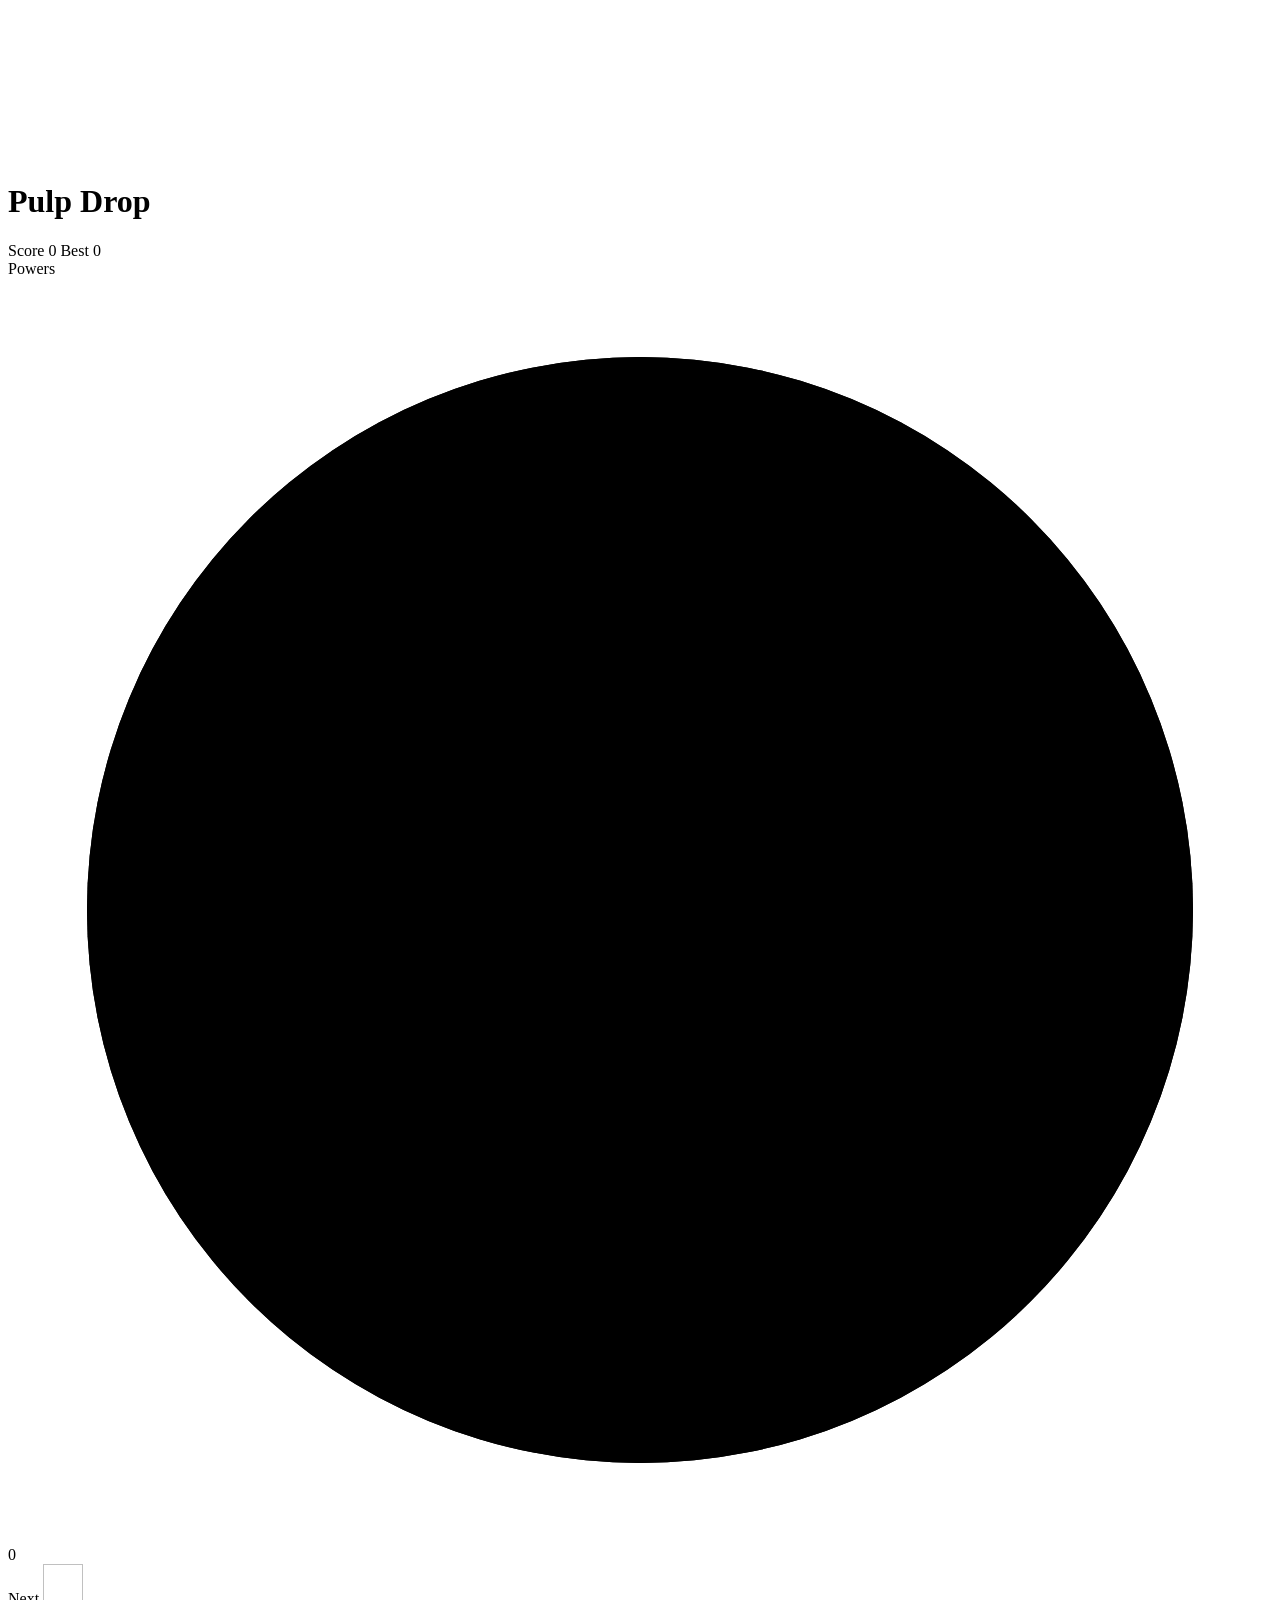
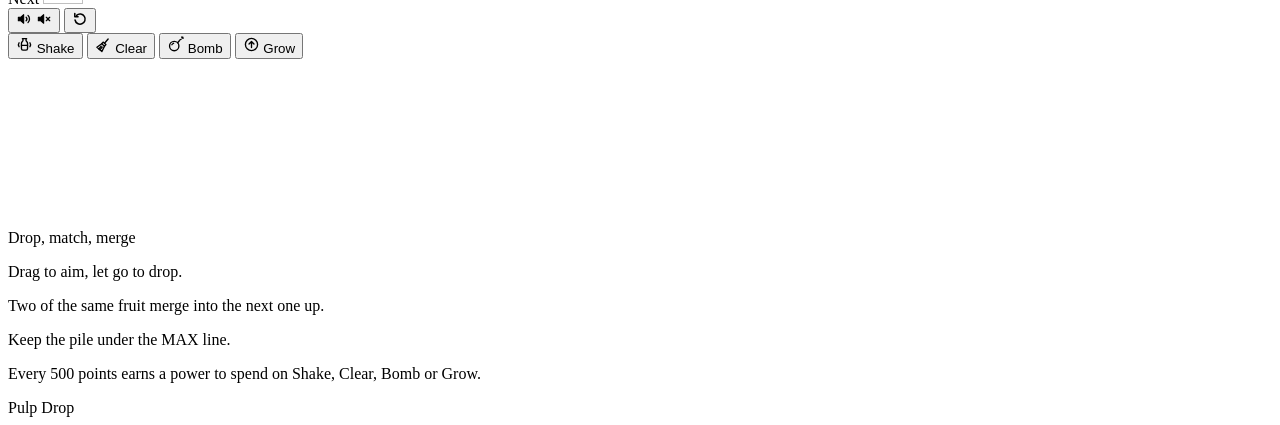
<file: src/index.html>
<!doctype html>
<html lang="en">
<head>
<meta charset="utf-8">
<meta name="viewport" content="width=device-width, initial-scale=1, viewport-fit=cover">
<meta name="theme-color" content="#4a2c15">
<meta name="mobile-web-app-capable" content="yes">
<meta name="apple-mobile-web-app-capable" content="yes">
<title>Pulp Drop</title>
<link rel="manifest" href="manifest.webmanifest">
<link rel="icon" type="image/png" sizes="32x32" href="icons/favicon-32.png">
<link rel="apple-touch-icon" href="icons/apple-touch-icon.png">
<link rel="preconnect" href="https://fonts.googleapis.com">
<link rel="preconnect" href="https://fonts.gstatic.com" crossorigin>
<link rel="stylesheet" href="https://fonts.googleapis.com/css2?family=Figtree:wght@500;600;700;800&family=Shrikhand&display=swap">
<style>
/*__CSS__*/
</style>
</head>
<body>
<canvas id="wood" aria-hidden="true"></canvas>

<main class="app">
  <h1 class="sr-only">Pulp Drop</h1>

  <section class="chalk" aria-label="Scoreboard">
    <div class="chalk-row">
      <div class="stat stat-score">
        <span class="label">Score</span>
        <span class="value" id="score">0</span>
        <span class="best">Best <span id="best">0</span></span>
      </div>
      <div class="stat stat-powers">
        <span class="label">Powers</span>
        <span class="meter" id="meter" role="img" aria-label="No powers yet. Next one at 500 points">
          <svg class="meter-ring" viewBox="0 0 48 48" aria-hidden="true">
            <circle class="track" cx="24" cy="24" r="21"/>
            <circle class="fill" id="meter-ring" cx="24" cy="24" r="21"/>
          </svg>
          <span class="meter-count" id="meter-count" aria-hidden="true">0</span>
        </span>
      </div>
      <div class="stat stat-next">
        <span class="label">Next</span>
        <span class="next-badge"><img id="next-img" alt="" width="40" height="40"></span>
      </div>
      <div class="chalk-tools">
        <button class="chalk-btn" id="sound" type="button" aria-label="Turn sound off" aria-pressed="false" title="Sound on">
          <svg class="i-on" viewBox="0 0 24 24" width="16" height="16" fill="none" stroke="currentColor" stroke-width="2" stroke-linecap="round" stroke-linejoin="round" aria-hidden="true">
            <path d="M3.5 9.5h3.4l4.6-4v13l-4.6-4H3.5z" fill="currentColor" stroke-width="1.6"/>
            <path d="M15.2 9.3a3.9 3.9 0 0 1 0 5.4"/>
            <path d="M18 6.6a7.6 7.6 0 0 1 0 10.8"/>
          </svg>
          <svg class="i-off" viewBox="0 0 24 24" width="16" height="16" fill="none" stroke="currentColor" stroke-width="2" stroke-linecap="round" stroke-linejoin="round" aria-hidden="true">
            <path d="M3.5 9.5h3.4l4.6-4v13l-4.6-4H3.5z" fill="currentColor" stroke-width="1.6"/>
            <path d="M15.5 9.5l5 5M20.5 9.5l-5 5"/>
          </svg>
        </button>
        <button class="chalk-btn" id="restart" type="button" aria-label="New game" title="New game">
          <svg viewBox="0 0 24 24" width="16" height="16" fill="none" stroke="currentColor" stroke-width="2.3" stroke-linecap="round" stroke-linejoin="round" aria-hidden="true">
            <path d="M4.6 13.5A7.6 7.6 0 1 0 6.9 6.6"/>
            <path d="M4.2 3.8v4.9h4.9"/>
          </svg>
        </button>
      </div>
    </div>

    <div class="tray">
      <div class="powers" id="powers">
        <button class="power" type="button" data-power="shake" title="Shake the jug" aria-disabled="true">
          <svg viewBox="0 0 24 24" width="17" height="17" fill="none" stroke="currentColor" stroke-width="1.9" stroke-linecap="round" stroke-linejoin="round" aria-hidden="true">
            <path d="M9 3.8h6M9.8 3.8v2.6c0 .5-.3.9-.8 1.3-.8.7-1.3 1.6-1.3 2.7v7.4c0 1.2 1 2.2 2.2 2.2h4.2c1.2 0 2.2-1 2.2-2.2v-7.4c0-1.1-.5-2-1.3-2.7-.5-.4-.8-.8-.8-1.3V3.8"/>
            <path d="M7.7 13.2h8.6"/>
            <path d="M4.3 9.6c-1.1 1.6-1.1 3.9 0 5.5M19.7 9.6c1.1 1.6 1.1 3.9 0 5.5"/>
          </svg>
          <span>Shake</span>
        </button>
        <button class="power" type="button" data-power="clear" title="Clear every blueberry or every cherry" aria-disabled="true">
          <svg viewBox="0 0 24 24" width="17" height="17" fill="none" stroke="currentColor" stroke-width="1.9" stroke-linecap="round" stroke-linejoin="round" aria-hidden="true">
            <g transform="rotate(40 12 12)">
              <path d="M12 1.8v8"/>
              <path d="M9.4 9.8h5.2v3H9.4z"/>
              <path d="M9.4 12.8 7.4 21h9.2l-2-8.2"/>
              <path d="M11 16v5M13 16v5"/>
            </g>
          </svg>
          <span>Clear</span>
        </button>
        <button class="power" type="button" data-power="bomb" title="Bomb one fruit" aria-disabled="true">
          <svg viewBox="0 0 24 24" width="17" height="17" fill="none" stroke="currentColor" stroke-width="1.9" stroke-linecap="round" stroke-linejoin="round" aria-hidden="true">
            <circle cx="10.2" cy="14.2" r="6.6"/>
            <path d="M14.9 9.5l1.6-1.6"/>
            <path d="M16.5 7.9c.5-1.7 1.6-2.8 3.3-3.2"/>
            <path d="M21 1.2v1.3M22.9 3.1h-1.3M22.4 1.7l-.8.8"/>
            <path d="M6.9 12.3a3.6 3.6 0 0 1 2.4-2"/>
          </svg>
          <span>Bomb</span>
        </button>
        <button class="power" type="button" data-power="grow" title="Grow one fruit to the next size" aria-disabled="true">
          <svg viewBox="0 0 24 24" width="17" height="17" fill="none" stroke="currentColor" stroke-width="1.9" stroke-linecap="round" stroke-linejoin="round" aria-hidden="true">
            <circle cx="12" cy="12" r="8.6"/>
            <path d="M12 16.4V7.9M8.5 11.3 12 7.8l3.5 3.5"/>
          </svg>
          <span>Grow</span>
        </button>
      </div>

      <div class="prompt" id="prompt" hidden>
        <p class="prompt-text" id="prompt-text" aria-live="polite"></p>
        <button class="pick" id="pick-0" type="button" hidden><img alt="" width="26" height="26"><span>0</span></button>
        <button class="pick" id="pick-1" type="button" hidden><img alt="" width="26" height="26"><span>0</span></button>
        <button class="cancel" id="cancel" type="button">Cancel</button>
      </div>
    </div>
  </section>

  <div class="stage" id="stage" tabindex="0" aria-label="Jug. Aim with the pointer or the arrow keys, then tap, click or press Space to drop.">
    <canvas id="board" aria-hidden="true"></canvas>

    <div class="hint" id="hint">
      <p class="hint-title">Drop, match, merge</p>
      <p id="hint-aim">Drag to aim, let go to drop.</p>
      <p>Two of the same fruit merge into the next one up.</p>
      <p>Keep the pile under the MAX line.</p>
      <p>Every 500 points earns a power to spend on Shake, Clear, Bomb or Grow.</p>
    </div>

    <div class="banner" id="banner" hidden>
      <p class="banner-title">Shake it!</p>
      <p class="banner-sub">Press anywhere and drag to move the jug</p>
      <span class="banner-bar"><span id="banner-fill"></span></span>
    </div>

    <p class="toast" id="toast" role="status" hidden></p>

    <div class="overlay" id="over" hidden>
      <div class="card" role="dialog" aria-modal="true" aria-labelledby="over-title">
        <h2 class="card-title" id="over-title">Overflow!</h2>
        <span class="card-label">Final score</span>
        <p class="card-score" id="over-score">0</p>
        <p class="card-best" id="over-best">Best <span id="over-best-value">0</span></p>
        <p class="card-new" id="over-new" hidden>New best score</p>
        <div class="card-fruit">
          <img id="over-fruit-img" alt="" width="36" height="36">
          <span>Biggest fruit: <strong id="over-fruit">Kiwi</strong></span>
        </div>
        <button class="btn primary" id="again" type="button">Play again</button>
      </div>
    </div>

    <div class="overlay" id="confirm" hidden>
      <div class="card" role="dialog" aria-modal="true" aria-labelledby="confirm-title">
        <h2 class="card-title small" id="confirm-title">Start over?</h2>
        <p class="card-text">This empties the jug and resets your score to 0. Your best score stays.</p>
        <div class="card-actions">
          <button class="btn" id="keep" type="button">Keep playing</button>
          <button class="btn primary" id="restart-yes" type="button">Start over</button>
        </div>
      </div>
    </div>
  </div>

  <footer class="shelf">
    <span class="wordmark" aria-hidden="true">Pulp Drop</span>
    <nav class="ladder" id="ladder" aria-label="Fruit sizes from smallest to largest"></nav>
  </footer>
</main>

<script>
/*__ENGINE__*/
</script>
<script>
/*__ART__*/
</script>
<script>
/*__GAME__*/
</script>
<script>
if ('serviceWorker' in navigator && (location.protocol === 'https:' || location.hostname === 'localhost')) {
  window.addEventListener('load', () => { navigator.serviceWorker.register('sw.js').catch(() => {}); });
}
</script>
</body>
</html>
</file>
